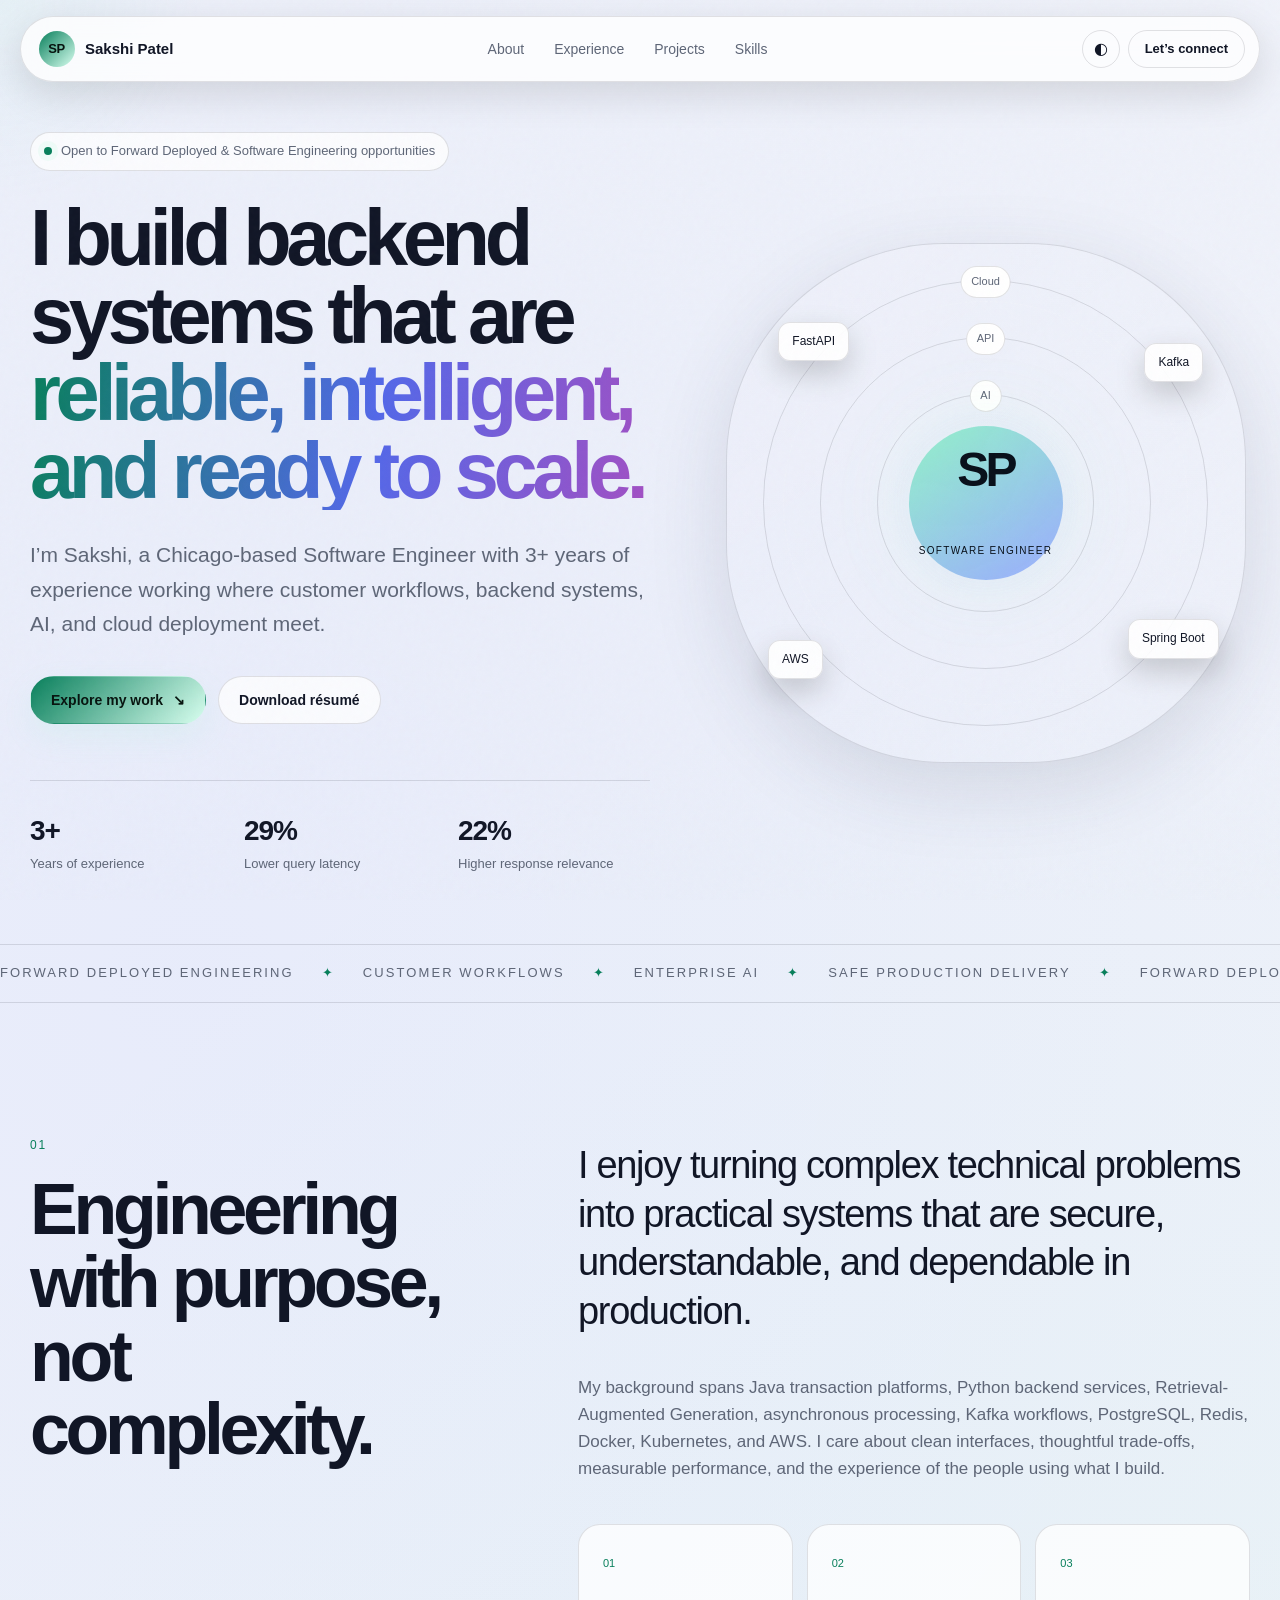
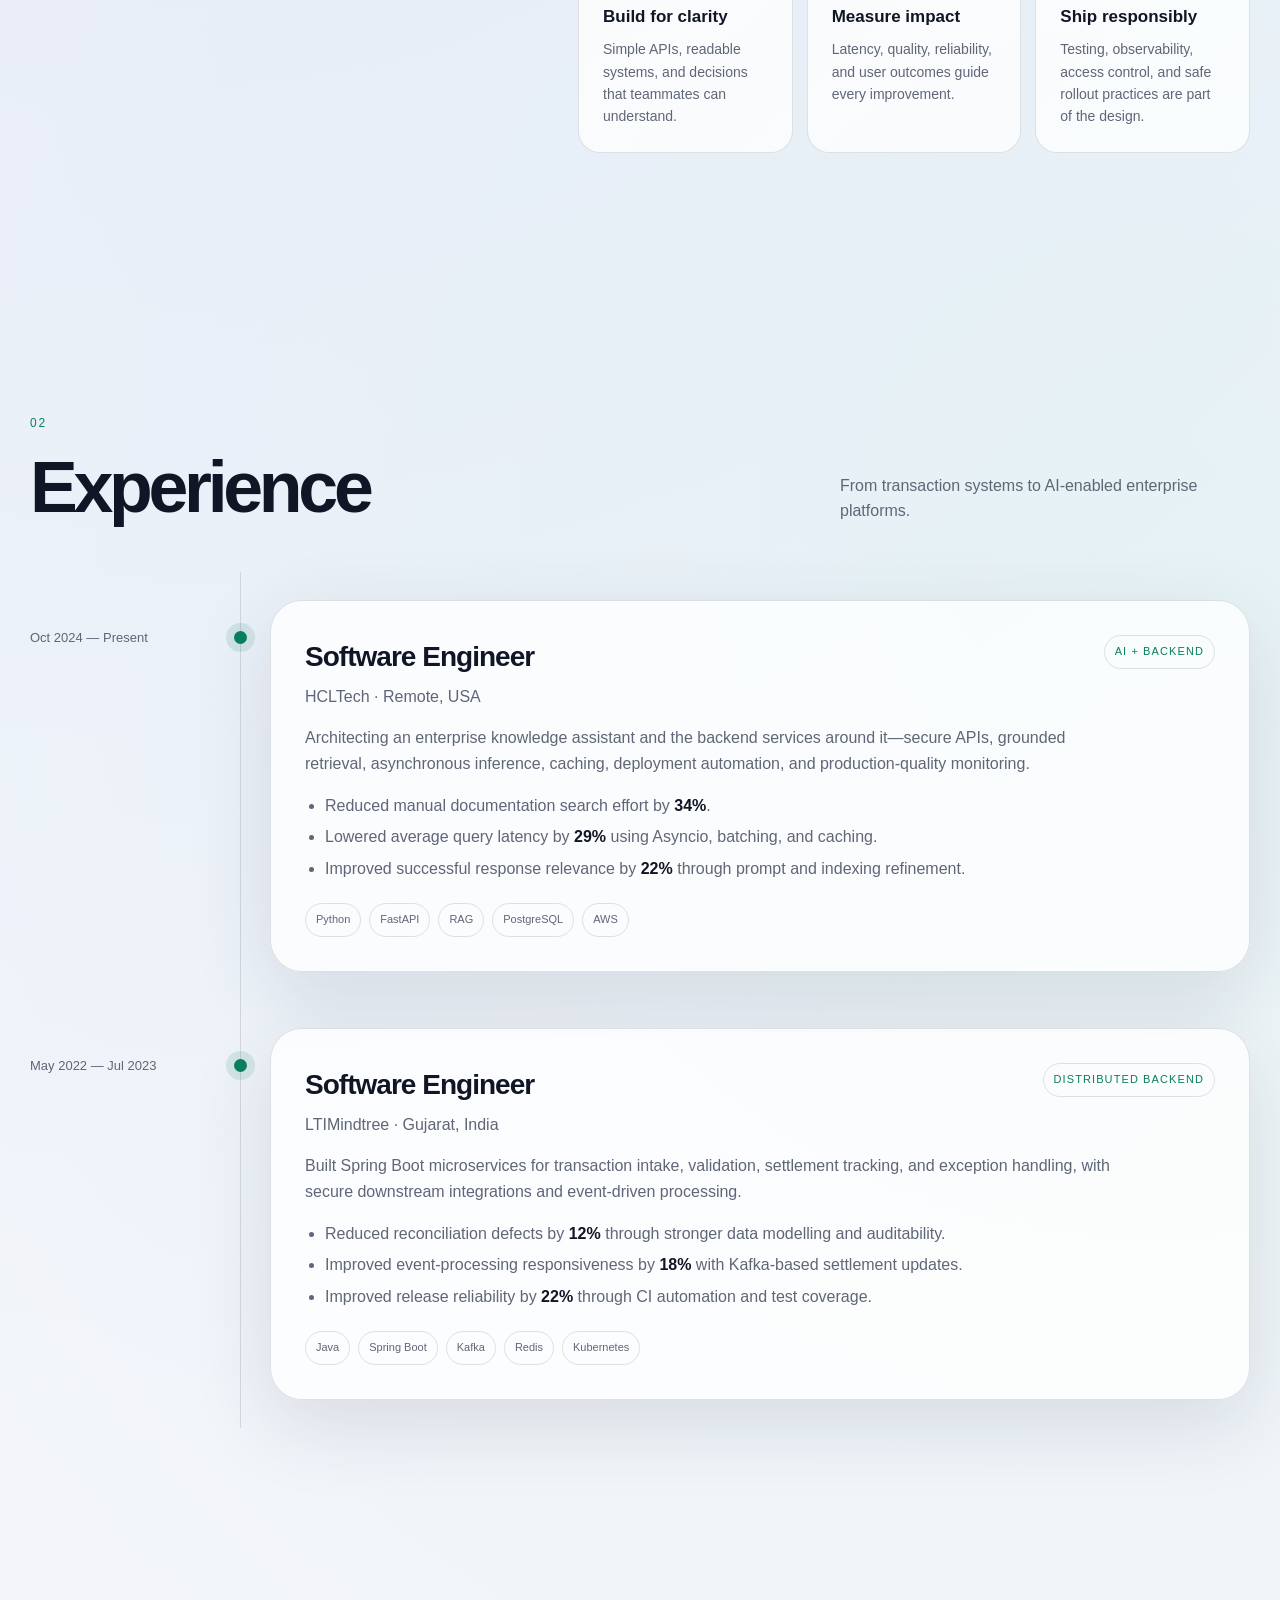
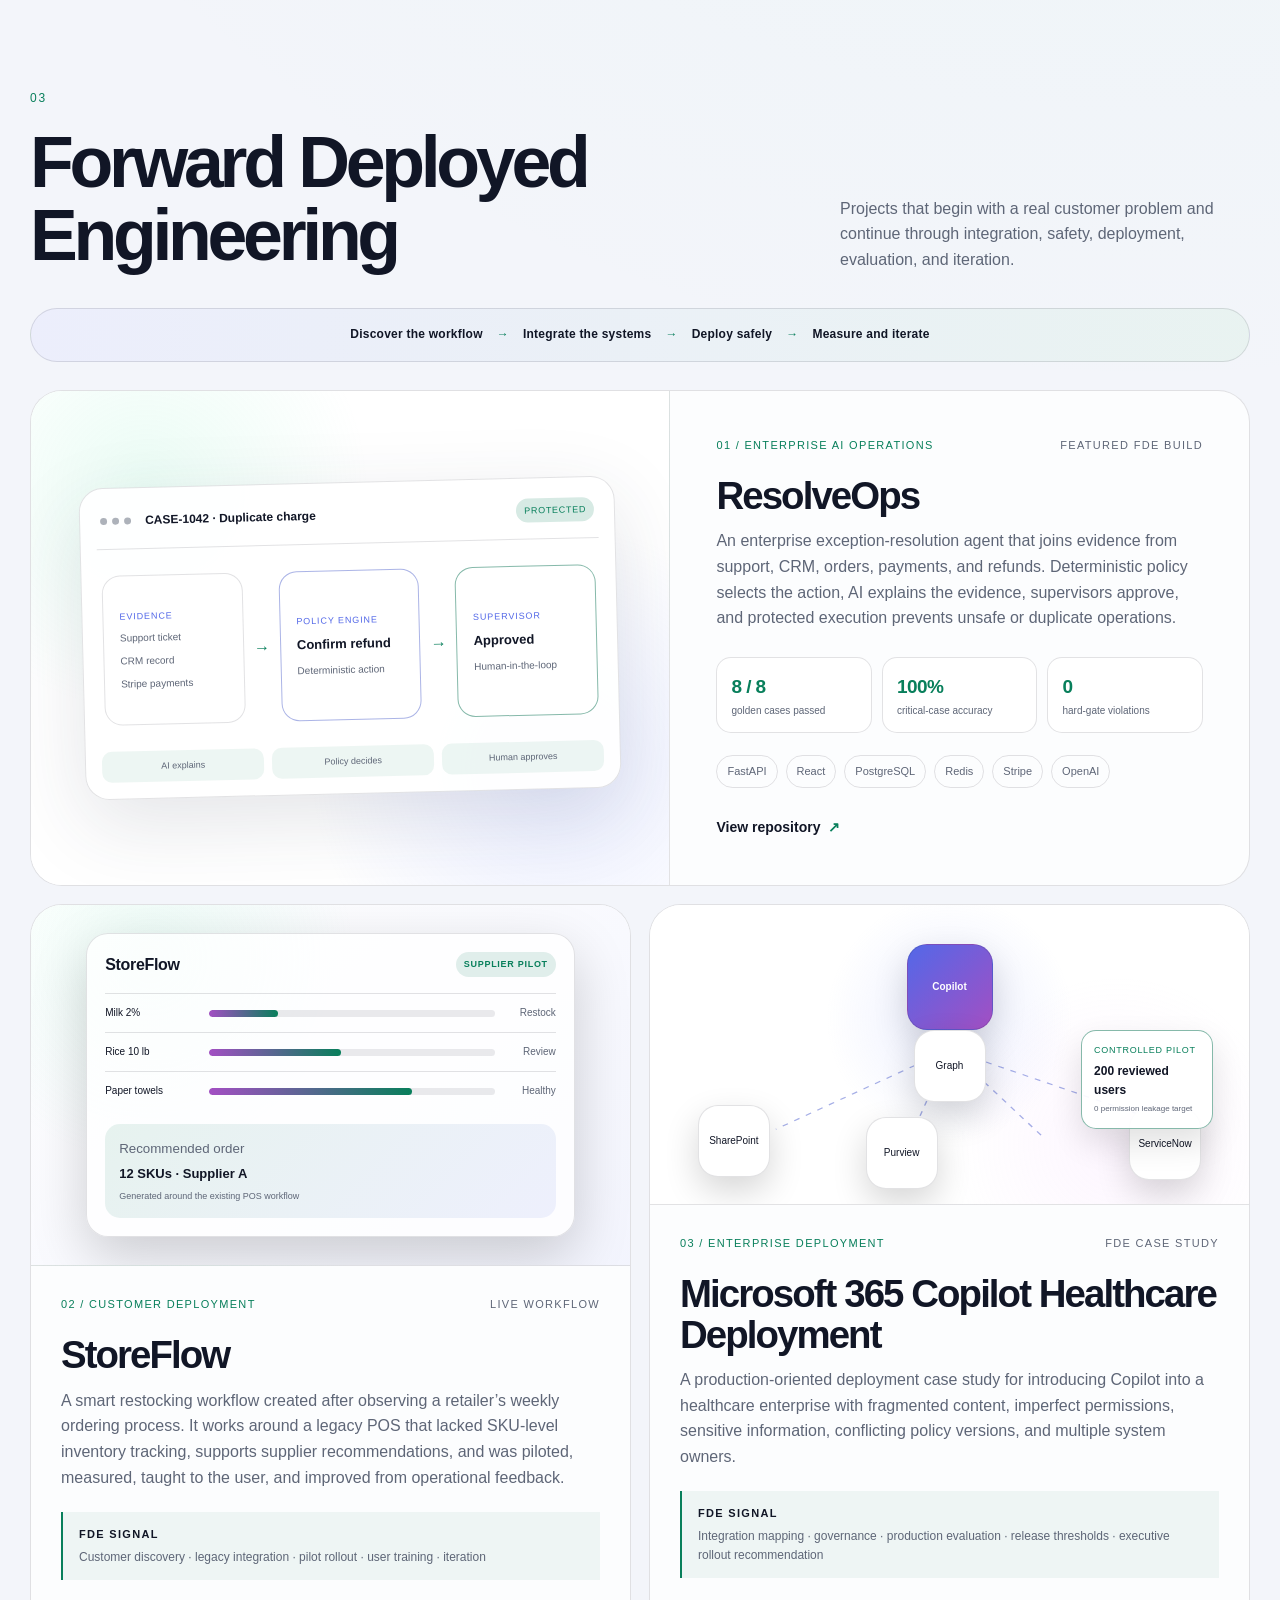
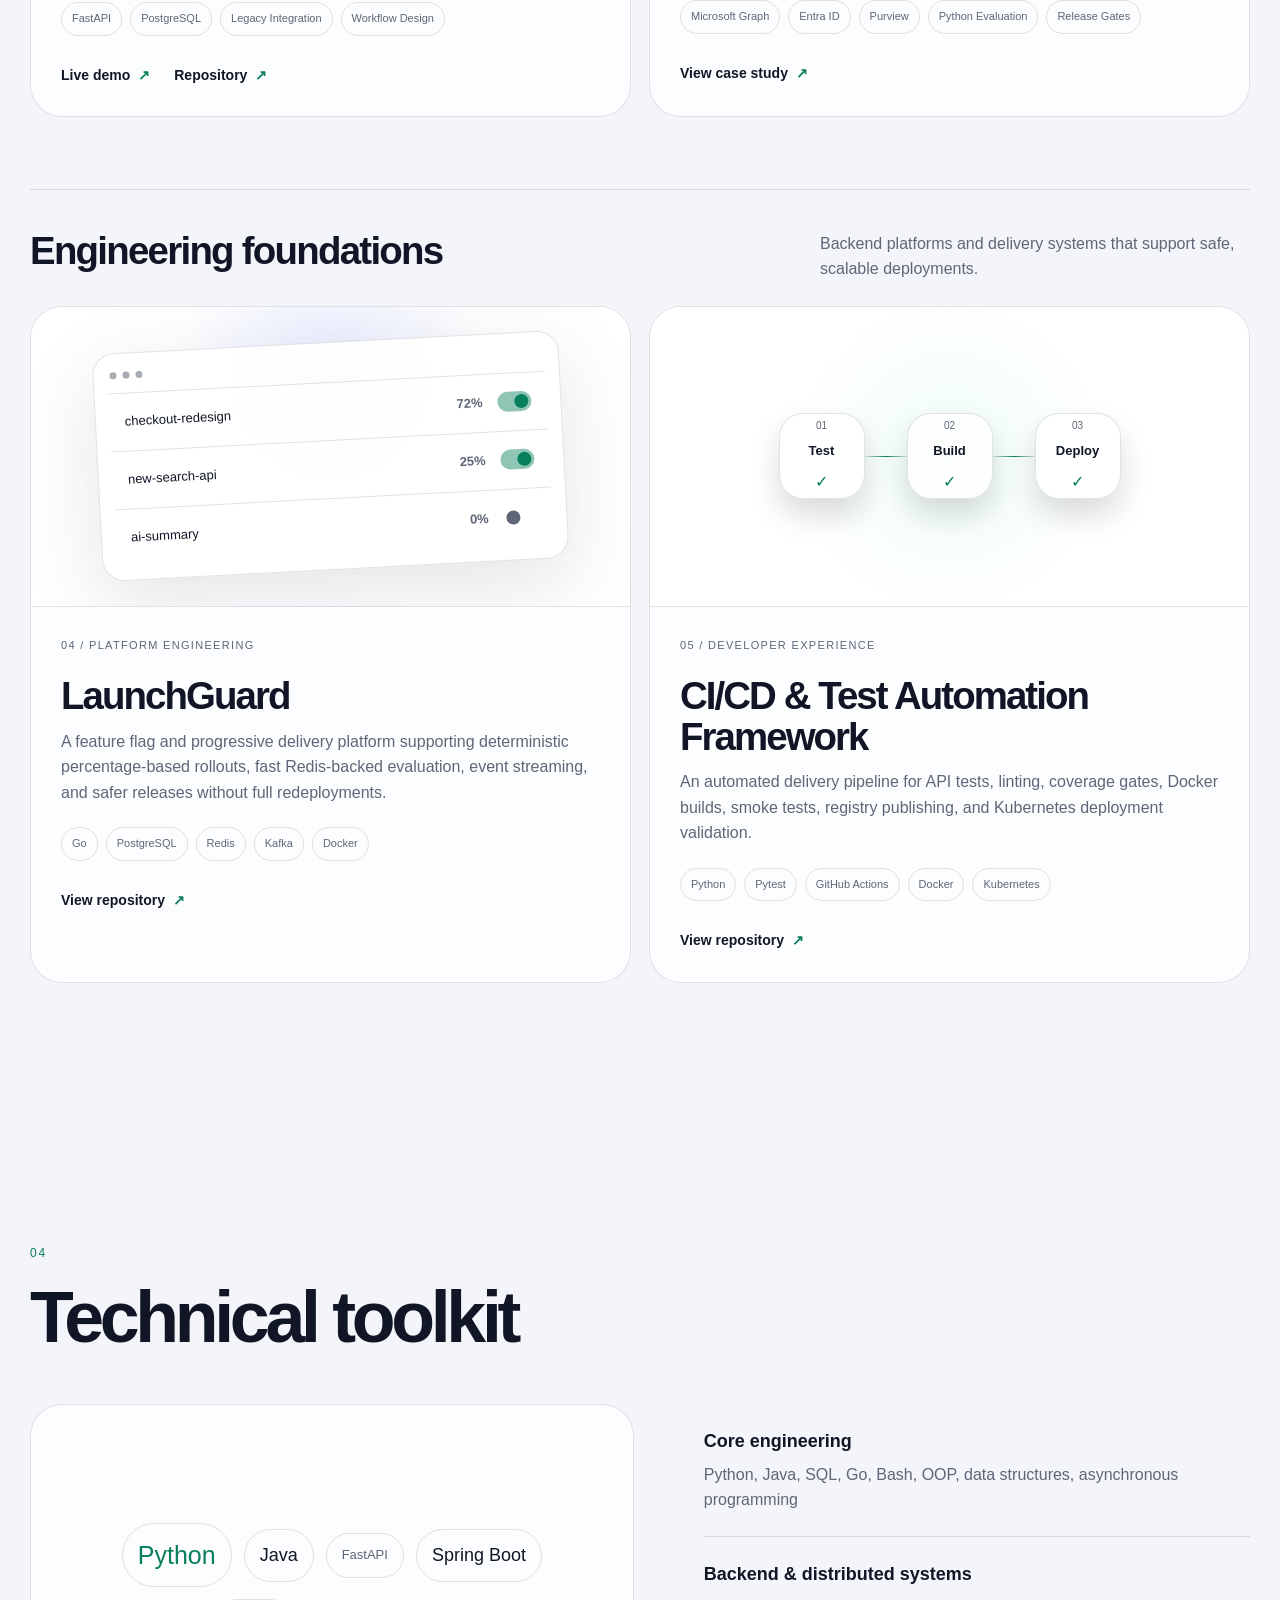
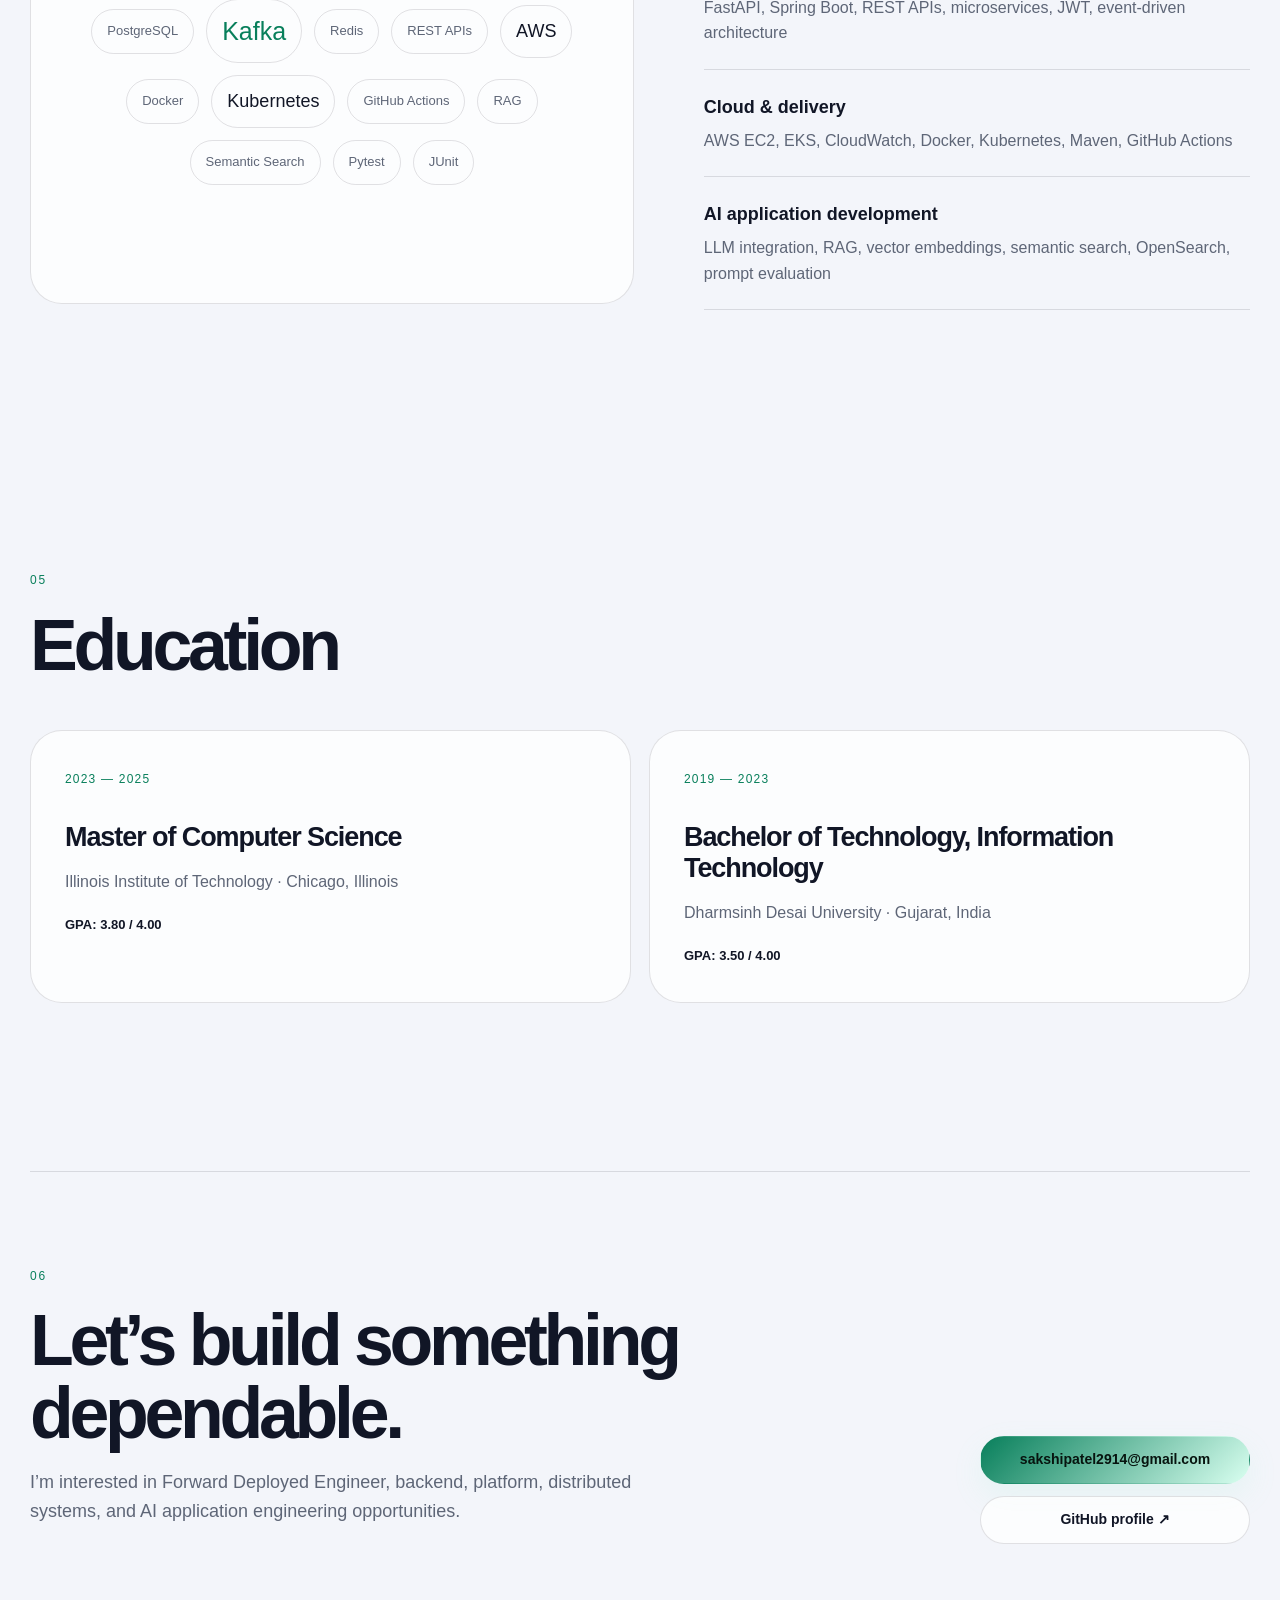
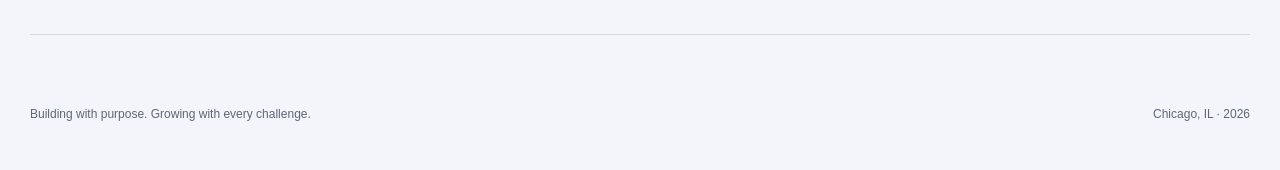
<file: index.html>
<!DOCTYPE html>
<html lang="en">
<head>
  <meta charset="UTF-8" />
  <meta name="viewport" content="width=device-width, initial-scale=1.0" />
  <meta name="description" content="Portfolio of Sakshi Patel — Software Engineer building reliable backend systems, AI-powered applications, and cloud-native platforms." />
  <meta name="theme-color" content="#0b1020" />
  <title>Sakshi Patel | Software Engineer</title>
  <link rel="icon" href="assets/favicon.svg" type="image/svg+xml" />
  <link rel="stylesheet" href="styles.css" />
</head>
<body>
  <div class="noise" aria-hidden="true"></div>
  <div class="cursor-glow" aria-hidden="true"></div>

  <header class="site-header">
    <a class="brand" href="#top" aria-label="Sakshi Patel home">
      <span class="brand-mark">SP</span>
      <span class="brand-text">Sakshi Patel</span>
    </a>

    <nav class="desktop-nav" aria-label="Primary navigation">
      <a href="#about">About</a>
      <a href="#experience">Experience</a>
      <a href="#projects">Projects</a>
      <a href="#skills">Skills</a>
    </nav>

    <div class="header-actions">
      <button class="theme-toggle" type="button" aria-label="Switch theme" title="Switch theme">
        <span aria-hidden="true">◐</span>
      </button>
      <a class="button button-small button-ghost" href="#contact">Let’s connect</a>
      <button class="menu-toggle" type="button" aria-label="Open menu" aria-expanded="false">
        <span></span><span></span>
      </button>
    </div>
  </header>

  <div class="mobile-menu" aria-hidden="true">
    <a href="#about">About</a>
    <a href="#experience">Experience</a>
    <a href="#projects">Projects</a>
    <a href="#skills">Skills</a>
    <a href="#contact">Contact</a>
  </div>

  <main id="top">
    <section class="hero section-shell">
      <div class="hero-copy reveal">
        <div class="eyebrow"><span class="status-dot"></span> Open to Forward Deployed & Software Engineering opportunities</div>
        <h1>
          I build backend systems that are
          <span class="gradient-text">reliable, intelligent, and ready to scale.</span>
        </h1>
        <p class="hero-intro">
          I’m Sakshi, a Chicago-based Software Engineer with 3+ years of experience working where customer workflows, backend systems, AI, and cloud deployment meet.
        </p>
        <div class="hero-actions">
          <a class="button button-primary" href="#projects">Explore my work <span aria-hidden="true">↘</span></a>
          <a class="button button-secondary" href="assets/Sakshi_Patel_Resume.pdf" download>Download résumé</a>
        </div>
        <div class="hero-meta">
          <div><strong>3+</strong><span>Years of experience</span></div>
          <div><strong>29%</strong><span>Lower query latency</span></div>
          <div><strong>22%</strong><span>Higher response relevance</span></div>
        </div>
      </div>

      <div class="hero-visual reveal" aria-label="Abstract representation of Sakshi's technical focus">
        <div class="orbit-card">
          <div class="orbit orbit-one"><span>API</span></div>
          <div class="orbit orbit-two"><span>AI</span></div>
          <div class="orbit orbit-three"><span>Cloud</span></div>
          <div class="core">
            <span class="core-initials">SP</span>
            <small>Software Engineer</small>
          </div>
          <div class="floating-chip chip-one">FastAPI</div>
          <div class="floating-chip chip-two">Kafka</div>
          <div class="floating-chip chip-three">AWS</div>
          <div class="floating-chip chip-four">Spring Boot</div>
        </div>
      </div>
    </section>

    <section class="marquee" aria-label="Technical strengths">
      <div class="marquee-track">
        <span>FORWARD DEPLOYED ENGINEERING</span><i>✦</i><span>CUSTOMER WORKFLOWS</span><i>✦</i><span>ENTERPRISE AI</span><i>✦</i><span>SAFE PRODUCTION DELIVERY</span><i>✦</i><span>FORWARD DEPLOYED ENGINEERING</span><i>✦</i><span>CUSTOMER WORKFLOWS</span><i>✦</i><span>ENTERPRISE AI</span><i>✦</i><span>SAFE PRODUCTION DELIVERY</span>
      </div>
    </section>

    <section id="about" class="section section-shell about-grid">
      <div class="section-heading reveal">
        <span class="section-number">01</span>
        <h2>Engineering with purpose, not complexity.</h2>
      </div>
      <div class="about-copy reveal">
        <p class="lead">
          I enjoy turning complex technical problems into practical systems that are secure, understandable, and dependable in production.
        </p>
        <p>
          My background spans Java transaction platforms, Python backend services, Retrieval-Augmented Generation, asynchronous processing, Kafka workflows, PostgreSQL, Redis, Docker, Kubernetes, and AWS. I care about clean interfaces, thoughtful trade-offs, measurable performance, and the experience of the people using what I build.
        </p>
        <div class="principles">
          <article>
            <span>01</span>
            <h3>Build for clarity</h3>
            <p>Simple APIs, readable systems, and decisions that teammates can understand.</p>
          </article>
          <article>
            <span>02</span>
            <h3>Measure impact</h3>
            <p>Latency, quality, reliability, and user outcomes guide every improvement.</p>
          </article>
          <article>
            <span>03</span>
            <h3>Ship responsibly</h3>
            <p>Testing, observability, access control, and safe rollout practices are part of the design.</p>
          </article>
        </div>
      </div>
    </section>

    <section id="experience" class="section section-shell">
      <div class="section-heading horizontal reveal">
        <div>
          <span class="section-number">02</span>
          <h2>Experience</h2>
        </div>
        <p>From transaction systems to AI-enabled enterprise platforms.</p>
      </div>

      <div class="timeline">
        <article class="timeline-item reveal">
          <div class="timeline-date">Oct 2024 — Present</div>
          <div class="timeline-node" aria-hidden="true"></div>
          <div class="timeline-card">
            <div class="role-header">
              <div>
                <h3>Software Engineer</h3>
                <p>HCLTech · Remote, USA</p>
              </div>
              <span class="role-type">AI + Backend</span>
            </div>
            <p>
              Architecting an enterprise knowledge assistant and the backend services around it—secure APIs, grounded retrieval, asynchronous inference, caching, deployment automation, and production-quality monitoring.
            </p>
            <ul class="impact-list">
              <li>Reduced manual documentation search effort by <strong>34%</strong>.</li>
              <li>Lowered average query latency by <strong>29%</strong> using Asyncio, batching, and caching.</li>
              <li>Improved successful response relevance by <strong>22%</strong> through prompt and indexing refinement.</li>
            </ul>
            <div class="tags"><span>Python</span><span>FastAPI</span><span>RAG</span><span>PostgreSQL</span><span>AWS</span></div>
          </div>
        </article>

        <article class="timeline-item reveal">
          <div class="timeline-date">May 2022 — Jul 2023</div>
          <div class="timeline-node" aria-hidden="true"></div>
          <div class="timeline-card">
            <div class="role-header">
              <div>
                <h3>Software Engineer</h3>
                <p>LTIMindtree · Gujarat, India</p>
              </div>
              <span class="role-type">Distributed Backend</span>
            </div>
            <p>
              Built Spring Boot microservices for transaction intake, validation, settlement tracking, and exception handling, with secure downstream integrations and event-driven processing.
            </p>
            <ul class="impact-list">
              <li>Reduced reconciliation defects by <strong>12%</strong> through stronger data modelling and auditability.</li>
              <li>Improved event-processing responsiveness by <strong>18%</strong> with Kafka-based settlement updates.</li>
              <li>Improved release reliability by <strong>22%</strong> through CI automation and test coverage.</li>
            </ul>
            <div class="tags"><span>Java</span><span>Spring Boot</span><span>Kafka</span><span>Redis</span><span>Kubernetes</span></div>
          </div>
        </article>
      </div>
    </section>

    <section id="projects" class="section section-shell">
      <div class="section-heading horizontal reveal">
        <div>
          <span class="section-number">03</span>
          <h2>Forward Deployed Engineering</h2>
        </div>
        <p>Projects that begin with a real customer problem and continue through integration, safety, deployment, evaluation, and iteration.</p>
      </div>

      <div class="fde-strip reveal" aria-label="Forward deployed engineering approach">
        <span>Discover the workflow</span><i>→</i><span>Integrate the systems</span><i>→</i><span>Deploy safely</span><i>→</i><span>Measure and iterate</span>
      </div>

      <div class="project-grid">
        <article class="project-card featured reveal">
          <div class="project-visual resolveops-visual" aria-hidden="true">
            <div class="ops-console">
              <div class="ops-header">
                <div><span></span><span></span><span></span></div>
                <b>CASE-1042 · Duplicate charge</b>
                <em>Protected</em>
              </div>
              <div class="ops-flow">
                <div class="ops-column">
                  <small>Evidence</small>
                  <span>Support ticket</span>
                  <span>CRM record</span>
                  <span>Stripe payments</span>
                </div>
                <div class="ops-arrow">→</div>
                <div class="ops-column policy">
                  <small>Policy engine</small>
                  <strong>Confirm refund</strong>
                  <span>Deterministic action</span>
                </div>
                <div class="ops-arrow">→</div>
                <div class="ops-column approval">
                  <small>Supervisor</small>
                  <strong>Approved</strong>
                  <span>Human-in-the-loop</span>
                </div>
              </div>
              <div class="ops-safety"><span>AI explains</span><span>Policy decides</span><span>Human approves</span></div>
            </div>
          </div>
          <div class="project-content">
            <div class="project-topline"><span>01 / Enterprise AI Operations</span><span>Featured FDE Build</span></div>
            <h3>ResolveOps</h3>
            <p>An enterprise exception-resolution agent that joins evidence from support, CRM, orders, payments, and refunds. Deterministic policy selects the action, AI explains the evidence, supervisors approve, and protected execution prevents unsafe or duplicate operations.</p>
            <ul class="project-metrics">
              <li><strong>8 / 8</strong><span>golden cases passed</span></li>
              <li><strong>100%</strong><span>critical-case accuracy</span></li>
              <li><strong>0</strong><span>hard-gate violations</span></li>
            </ul>
            <div class="tags"><span>FastAPI</span><span>React</span><span>PostgreSQL</span><span>Redis</span><span>Stripe</span><span>OpenAI</span></div>
            <div class="project-links">
              <a class="text-link" href="https://github.com/sakshipatel29/resolveops-enterprise-agent" target="_blank" rel="noreferrer">View repository <span>↗</span></a>
            </div>
          </div>
        </article>

        <article class="project-card reveal">
          <div class="project-visual storeflow-visual" aria-hidden="true">
            <div class="inventory-console">
              <div class="inventory-title"><span>StoreFlow</span><b>Supplier pilot</b></div>
              <div class="inventory-row"><span>Milk 2%</span><i><b style="width:24%"></b></i><em>Restock</em></div>
              <div class="inventory-row"><span>Rice 10 lb</span><i><b style="width:46%"></b></i><em>Review</em></div>
              <div class="inventory-row"><span>Paper towels</span><i><b style="width:71%"></b></i><em>Healthy</em></div>
              <div class="order-card"><small>Recommended order</small><strong>12 SKUs · Supplier A</strong><span>Generated around the existing POS workflow</span></div>
            </div>
          </div>
          <div class="project-content">
            <div class="project-topline"><span>02 / Customer Deployment</span><span>Live Workflow</span></div>
            <h3>StoreFlow</h3>
            <p>A smart restocking workflow created after observing a retailer’s weekly ordering process. It works around a legacy POS that lacked SKU-level inventory tracking, supports supplier recommendations, and was piloted, measured, taught to the user, and improved from operational feedback.</p>
            <div class="fde-signal"><b>FDE signal</b><span>Customer discovery · legacy integration · pilot rollout · user training · iteration</span></div>
            <div class="tags"><span>FastAPI</span><span>PostgreSQL</span><span>Legacy Integration</span><span>Workflow Design</span></div>
            <div class="project-links">
              <a class="text-link" href="https://storeflow-smart-restocking-workflow.onrender.com/" target="_blank" rel="noreferrer">Live demo <span>↗</span></a>
              <a class="text-link" href="https://github.com/sakshipatel29/StoreFlow---Smart-Restocking-Workflow" target="_blank" rel="noreferrer">Repository <span>↗</span></a>
            </div>
          </div>
        </article>

        <article class="project-card reveal">
          <div class="project-visual copilot-visual" aria-hidden="true">
            <div class="deployment-map">
              <div class="map-node copilot-node">Copilot</div>
              <div class="map-node graph-node">Graph</div>
              <div class="map-node sharepoint-node">SharePoint</div>
              <div class="map-node purview-node">Purview</div>
              <div class="map-node servicenow-node">ServiceNow</div>
              <svg viewBox="0 0 500 300" preserveAspectRatio="none">
                <path d="M250 75 L250 145"/><path d="M250 145 L105 225"/><path d="M250 145 L215 240"/><path d="M250 145 L330 235"/><path d="M250 145 L420 215"/>
              </svg>
              <div class="release-gate"><span>Controlled pilot</span><strong>200 reviewed users</strong><small>0 permission leakage target</small></div>
            </div>
          </div>
          <div class="project-content">
            <div class="project-topline"><span>03 / Enterprise Deployment</span><span>FDE Case Study</span></div>
            <h3>Microsoft 365 Copilot Healthcare Deployment</h3>
            <p>A production-oriented deployment case study for introducing Copilot into a healthcare enterprise with fragmented content, imperfect permissions, sensitive information, conflicting policy versions, and multiple system owners.</p>
            <div class="fde-signal"><b>FDE signal</b><span>Integration mapping · governance · production evaluation · release thresholds · executive rollout recommendation</span></div>
            <div class="tags"><span>Microsoft Graph</span><span>Entra ID</span><span>Purview</span><span>Python Evaluation</span><span>Release Gates</span></div>
            <div class="project-links">
              <a class="text-link" href="https://github.com/sakshipatel29/microsoft-365-copilot-healthcare-deployment" target="_blank" rel="noreferrer">View case study <span>↗</span></a>
            </div>
          </div>
        </article>
      </div>

      <div class="project-subsection reveal">
        <span>Engineering foundations</span>
        <p>Backend platforms and delivery systems that support safe, scalable deployments.</p>
      </div>

      <div class="project-grid foundation-grid">
        <article class="project-card reveal">
          <div class="project-visual launchguard-visual" aria-hidden="true">
            <div class="flag-panel">
              <div class="mini-header"><span></span><span></span><span></span></div>
              <div class="flag-row"><span>checkout-redesign</span><b>72%</b><i class="toggle on"></i></div>
              <div class="flag-row"><span>new-search-api</span><b>25%</b><i class="toggle on"></i></div>
              <div class="flag-row"><span>ai-summary</span><b>0%</b><i class="toggle"></i></div>
            </div>
          </div>
          <div class="project-content">
            <div class="project-topline"><span>04 / Platform Engineering</span></div>
            <h3>LaunchGuard</h3>
            <p>A feature flag and progressive delivery platform supporting deterministic percentage-based rollouts, fast Redis-backed evaluation, event streaming, and safer releases without full redeployments.</p>
            <div class="tags"><span>Go</span><span>PostgreSQL</span><span>Redis</span><span>Kafka</span><span>Docker</span></div>
            <a class="text-link" href="https://github.com/sakshipatel29/launchguard" target="_blank" rel="noreferrer">View repository <span>↗</span></a>
          </div>
        </article>

        <article class="project-card reveal">
          <div class="project-visual pipeline-visual" aria-hidden="true">
            <div class="pipeline-step"><span>01</span><b>Test</b><i>✓</i></div>
            <div class="pipeline-line"></div>
            <div class="pipeline-step"><span>02</span><b>Build</b><i>✓</i></div>
            <div class="pipeline-line"></div>
            <div class="pipeline-step"><span>03</span><b>Deploy</b><i>✓</i></div>
          </div>
          <div class="project-content">
            <div class="project-topline"><span>05 / Developer Experience</span></div>
            <h3>CI/CD & Test Automation Framework</h3>
            <p>An automated delivery pipeline for API tests, linting, coverage gates, Docker builds, smoke tests, registry publishing, and Kubernetes deployment validation.</p>
            <div class="tags"><span>Python</span><span>Pytest</span><span>GitHub Actions</span><span>Docker</span><span>Kubernetes</span></div>
            <a class="text-link" href="https://github.com/sakshipatel29/cicd-test-automation-framework" target="_blank" rel="noreferrer">View repository <span>↗</span></a>
          </div>
        </article>
      </div>
    </section>

    <section id="skills" class="section section-shell">
      <div class="section-heading reveal">
        <span class="section-number">04</span>
        <h2>Technical toolkit</h2>
      </div>
      <div class="skills-layout">
        <div class="skill-cloud reveal" aria-label="Key technologies">
          <span class="skill-xl">Python</span>
          <span class="skill-lg">Java</span>
          <span>FastAPI</span>
          <span class="skill-lg">Spring Boot</span>
          <span>PostgreSQL</span>
          <span class="skill-xl">Kafka</span>
          <span>Redis</span>
          <span>REST APIs</span>
          <span class="skill-lg">AWS</span>
          <span>Docker</span>
          <span class="skill-lg">Kubernetes</span>
          <span>GitHub Actions</span>
          <span>RAG</span>
          <span>Semantic Search</span>
          <span>Pytest</span>
          <span>JUnit</span>
        </div>
        <div class="skill-groups reveal">
          <article><h3>Core engineering</h3><p>Python, Java, SQL, Go, Bash, OOP, data structures, asynchronous programming</p></article>
          <article><h3>Backend & distributed systems</h3><p>FastAPI, Spring Boot, REST APIs, microservices, JWT, event-driven architecture</p></article>
          <article><h3>Cloud & delivery</h3><p>AWS EC2, EKS, CloudWatch, Docker, Kubernetes, Maven, GitHub Actions</p></article>
          <article><h3>AI application development</h3><p>LLM integration, RAG, vector embeddings, semantic search, OpenSearch, prompt evaluation</p></article>
        </div>
      </div>
    </section>

    <section class="section section-shell education-section">
      <div class="section-heading horizontal reveal">
        <div>
          <span class="section-number">05</span>
          <h2>Education</h2>
        </div>
      </div>
      <div class="education-grid">
        <article class="education-card reveal">
          <span>2023 — 2025</span>
          <h3>Master of Computer Science</h3>
          <p>Illinois Institute of Technology · Chicago, Illinois</p>
          <strong>GPA: 3.80 / 4.00</strong>
        </article>
        <article class="education-card reveal">
          <span>2019 — 2023</span>
          <h3>Bachelor of Technology, Information Technology</h3>
          <p>Dharmsinh Desai University · Gujarat, India</p>
          <strong>GPA: 3.50 / 4.00</strong>
        </article>
      </div>
    </section>

    <section id="contact" class="contact-section section-shell reveal">
      <div>
        <span class="section-number">06</span>
        <h2>Let’s build something dependable.</h2>
        <p>I’m interested in Forward Deployed Engineer, backend, platform, distributed systems, and AI application engineering opportunities.</p>
      </div>
      <div class="contact-actions">
        <a class="button button-primary" href="mailto:sakshipatel2914@gmail.com">sakshipatel2914@gmail.com</a>
        <a class="button button-secondary" href="https://github.com/sakshipatel29" target="_blank" rel="noreferrer">GitHub profile ↗</a>
      </div>
    </section>
  </main>

  <footer class="site-footer section-shell">
    <p>Building with purpose. Growing with every challenge.</p>
    <p>Chicago, IL · <span id="year"></span></p>
  </footer>

  <script src="script.js"></script>
</body>
</html>
</file>
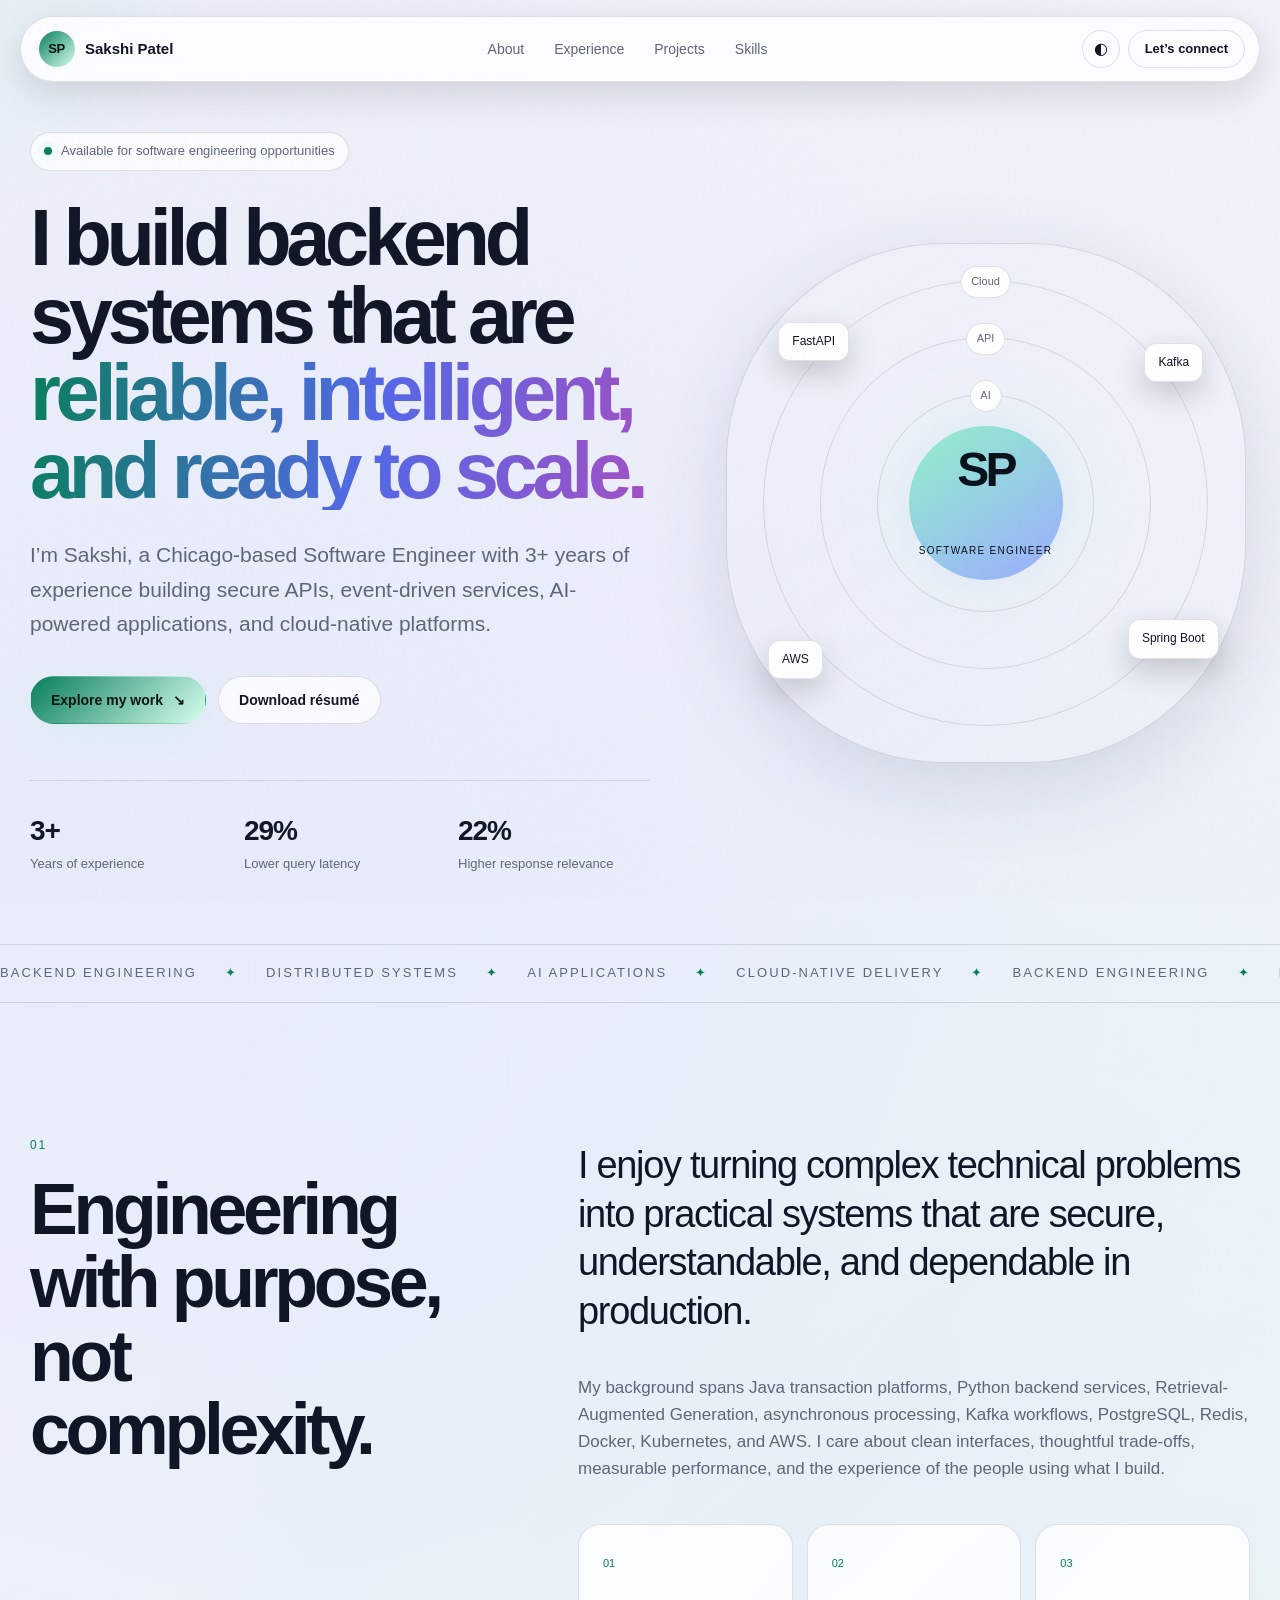
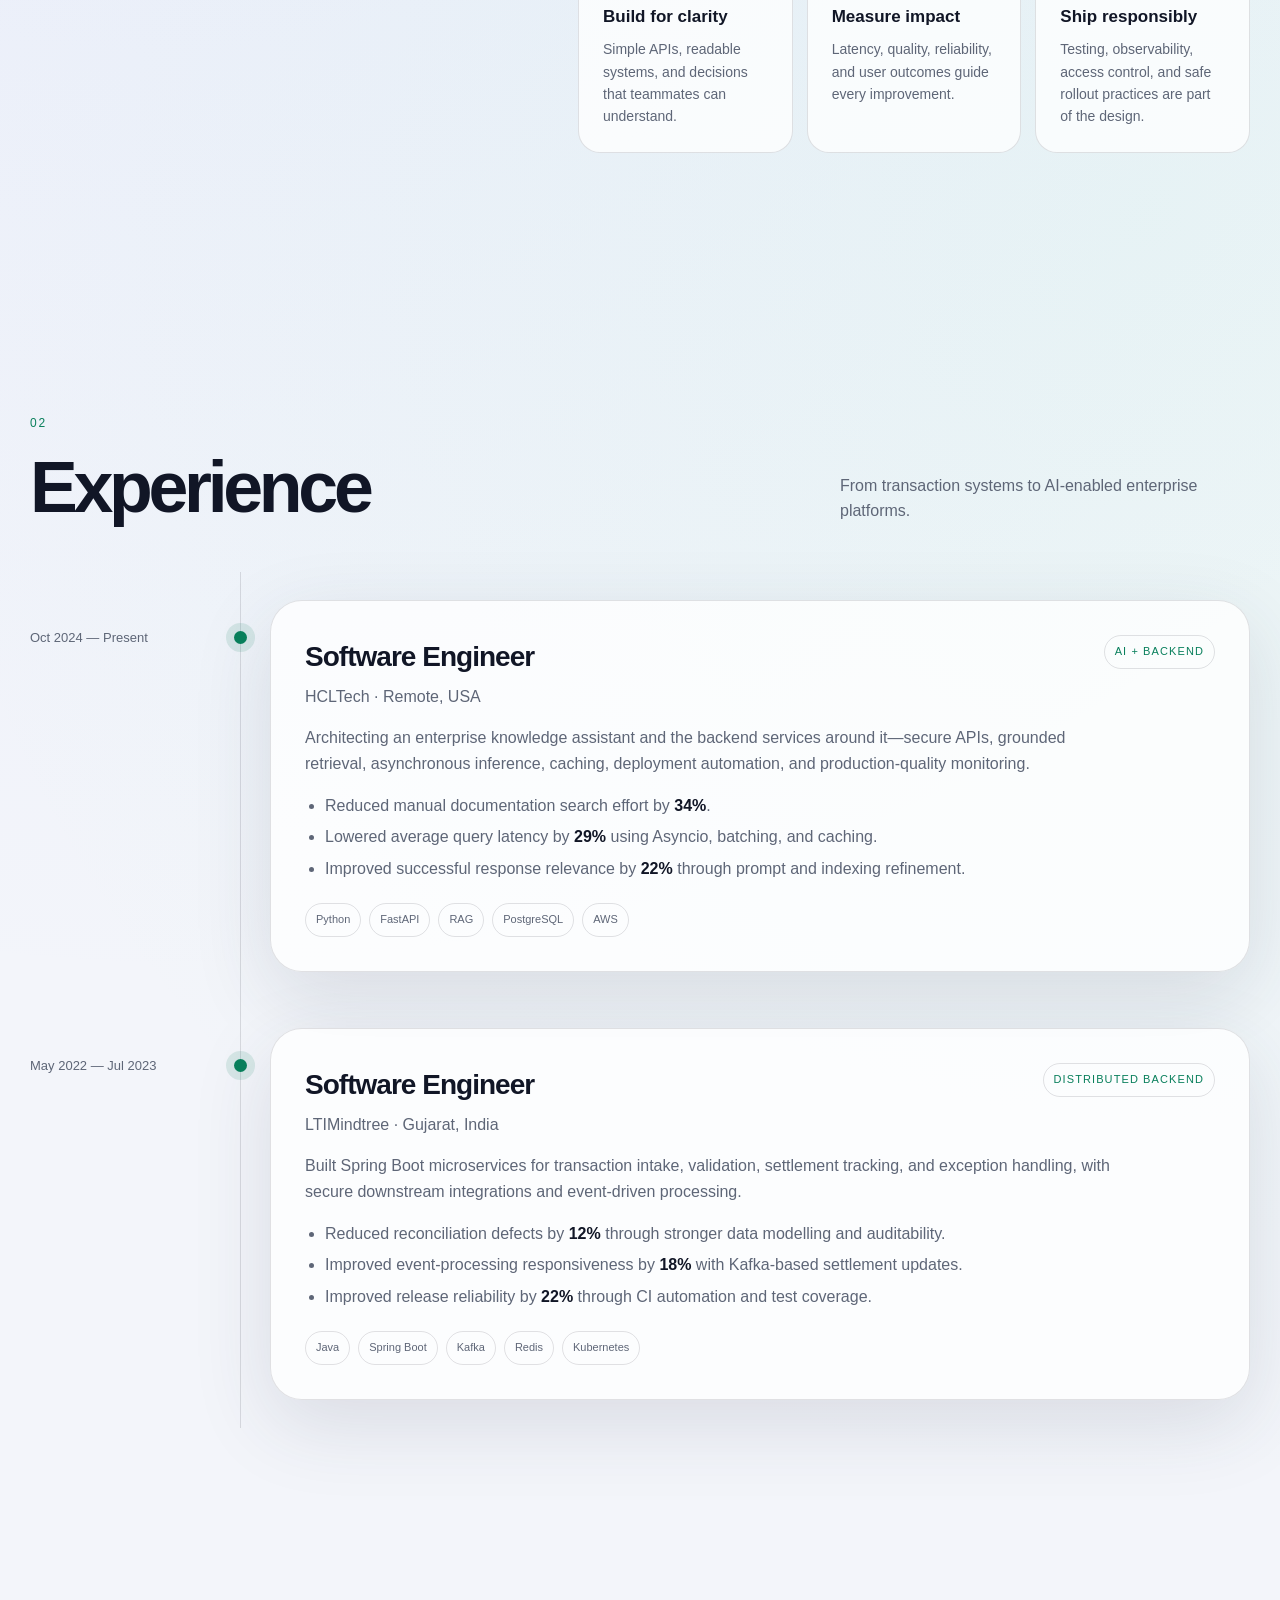
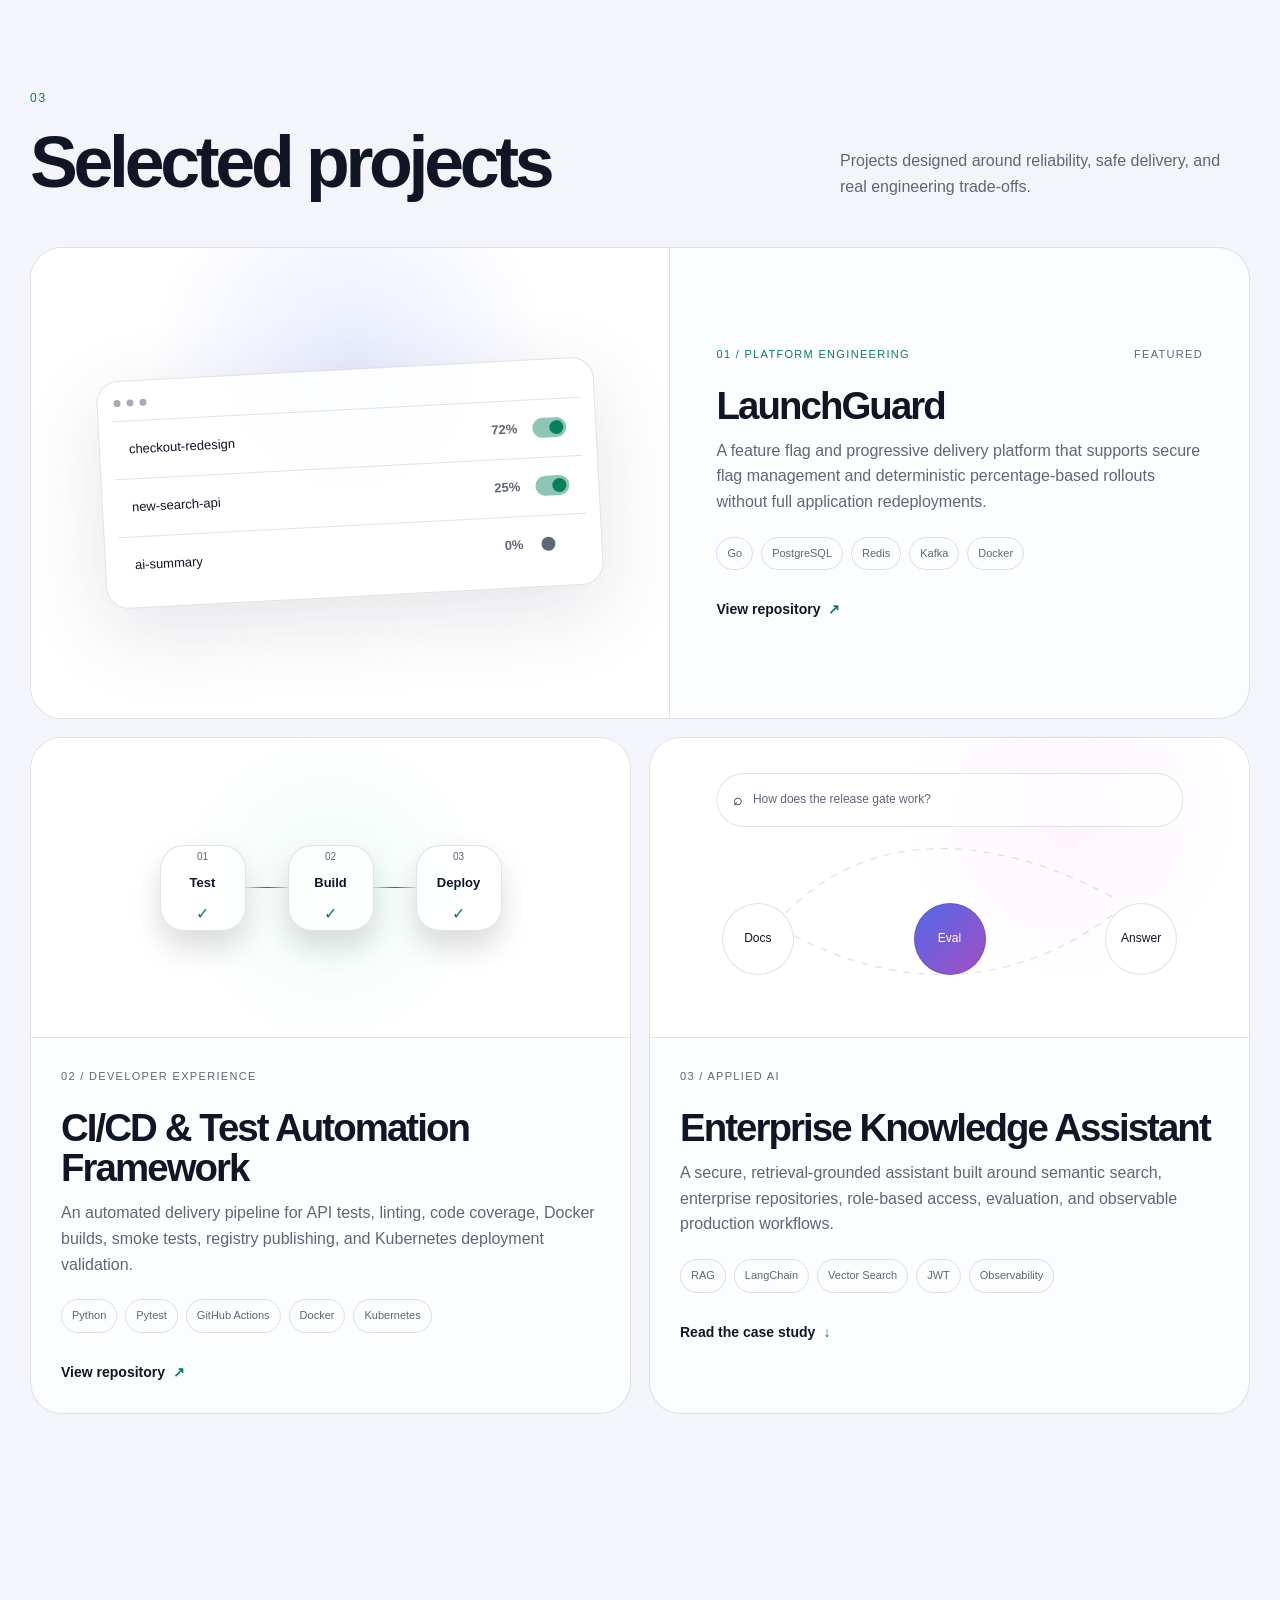
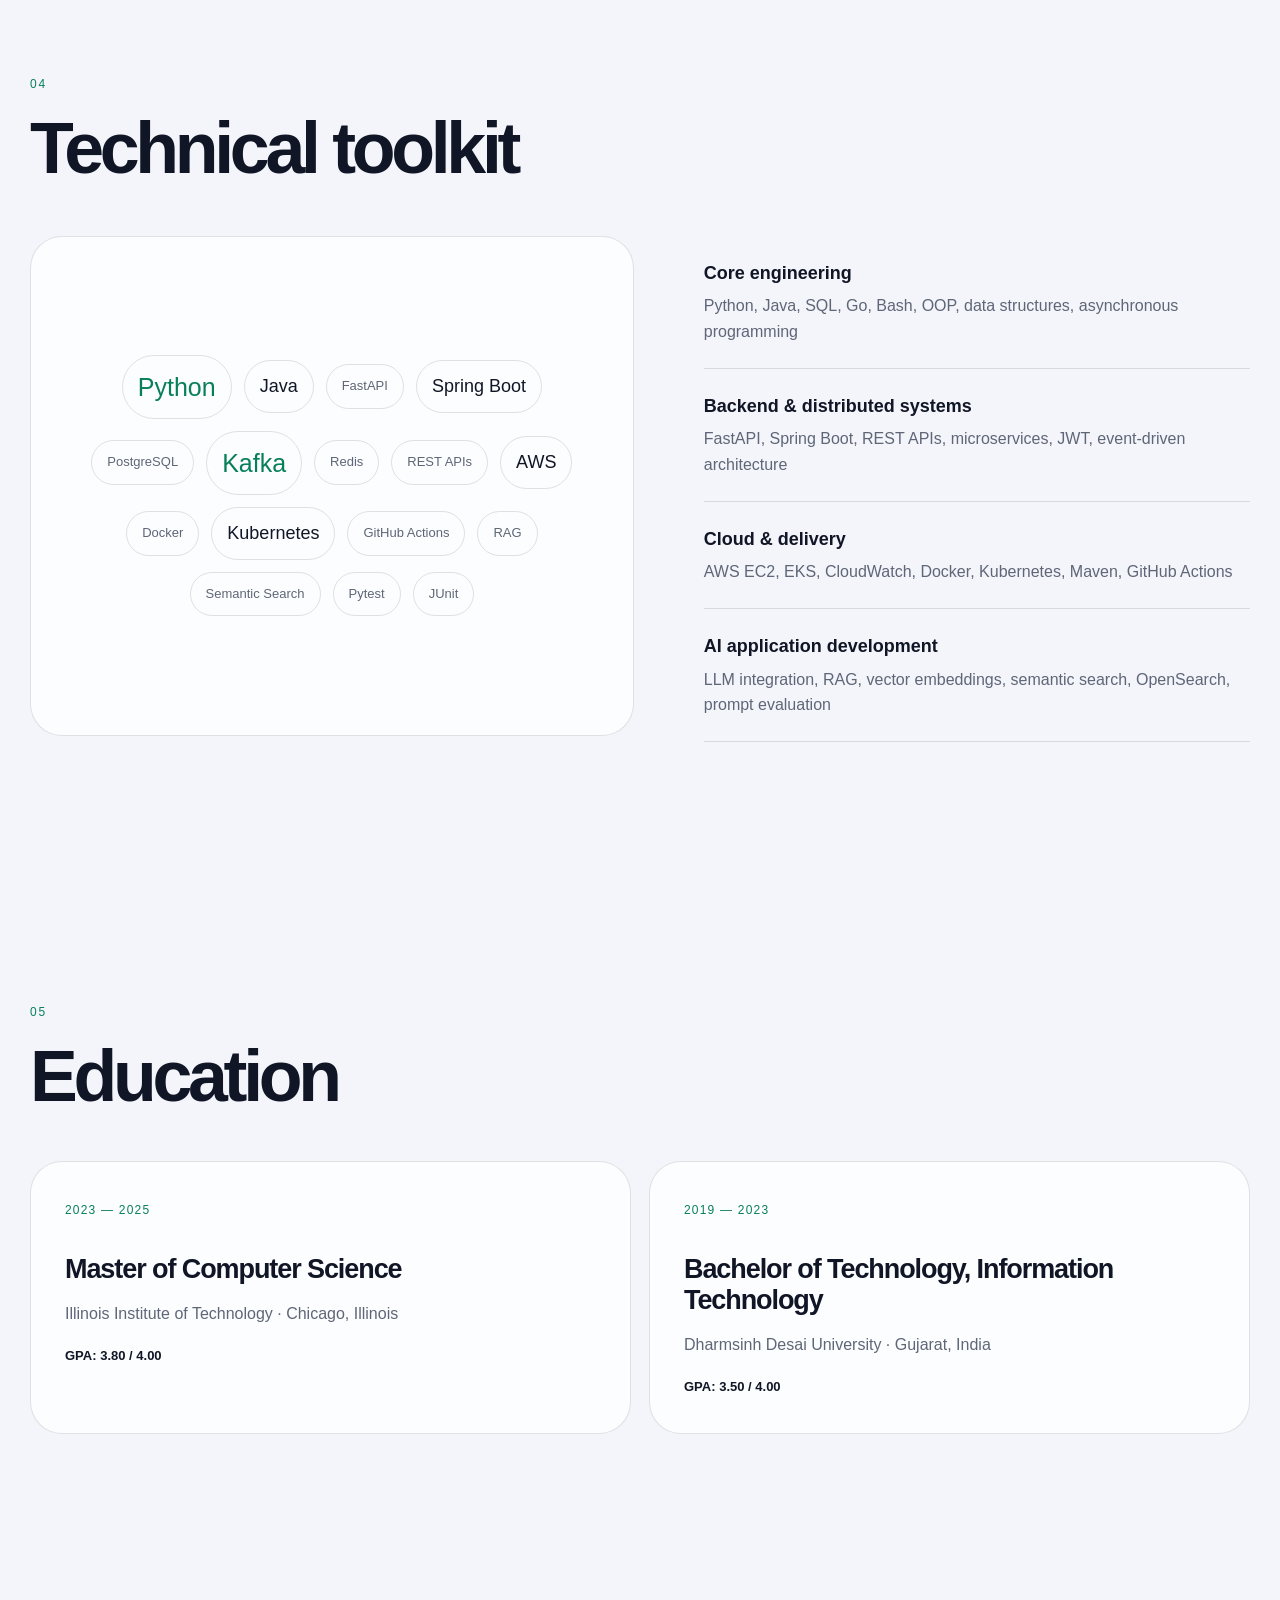
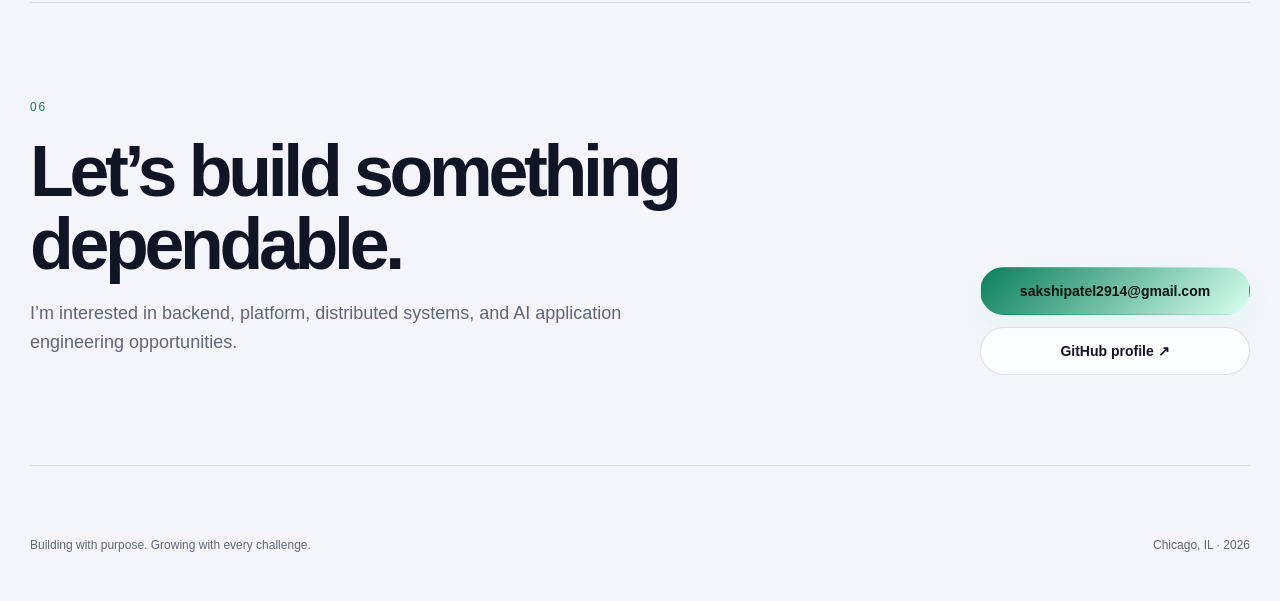
<file: sakshi-portfolio/index.html>
<!DOCTYPE html>
<html lang="en">
<head>
  <meta charset="UTF-8" />
  <meta name="viewport" content="width=device-width, initial-scale=1.0" />
  <meta name="description" content="Portfolio of Sakshi Patel — Software Engineer building reliable backend systems, AI-powered applications, and cloud-native platforms." />
  <meta name="theme-color" content="#0b1020" />
  <title>Sakshi Patel | Software Engineer</title>
  <link rel="icon" href="assets/favicon.svg" type="image/svg+xml" />
  <link rel="stylesheet" href="styles.css" />
</head>
<body>
  <div class="noise" aria-hidden="true"></div>
  <div class="cursor-glow" aria-hidden="true"></div>

  <header class="site-header">
    <a class="brand" href="#top" aria-label="Sakshi Patel home">
      <span class="brand-mark">SP</span>
      <span class="brand-text">Sakshi Patel</span>
    </a>

    <nav class="desktop-nav" aria-label="Primary navigation">
      <a href="#about">About</a>
      <a href="#experience">Experience</a>
      <a href="#projects">Projects</a>
      <a href="#skills">Skills</a>
    </nav>

    <div class="header-actions">
      <button class="theme-toggle" type="button" aria-label="Switch theme" title="Switch theme">
        <span aria-hidden="true">◐</span>
      </button>
      <a class="button button-small button-ghost" href="#contact">Let’s connect</a>
      <button class="menu-toggle" type="button" aria-label="Open menu" aria-expanded="false">
        <span></span><span></span>
      </button>
    </div>
  </header>

  <div class="mobile-menu" aria-hidden="true">
    <a href="#about">About</a>
    <a href="#experience">Experience</a>
    <a href="#projects">Projects</a>
    <a href="#skills">Skills</a>
    <a href="#contact">Contact</a>
  </div>

  <main id="top">
    <section class="hero section-shell">
      <div class="hero-copy reveal">
        <div class="eyebrow"><span class="status-dot"></span> Available for software engineering opportunities</div>
        <h1>
          I build backend systems that are
          <span class="gradient-text">reliable, intelligent, and ready to scale.</span>
        </h1>
        <p class="hero-intro">
          I’m Sakshi, a Chicago-based Software Engineer with 3+ years of experience building secure APIs, event-driven services, AI-powered applications, and cloud-native platforms.
        </p>
        <div class="hero-actions">
          <a class="button button-primary" href="#projects">Explore my work <span aria-hidden="true">↘</span></a>
          <a class="button button-secondary" href="assets/Sakshi_Patel_Resume.pdf" download>Download résumé</a>
        </div>
        <div class="hero-meta">
          <div><strong>3+</strong><span>Years of experience</span></div>
          <div><strong>29%</strong><span>Lower query latency</span></div>
          <div><strong>22%</strong><span>Higher response relevance</span></div>
        </div>
      </div>

      <div class="hero-visual reveal" aria-label="Abstract representation of Sakshi's technical focus">
        <div class="orbit-card">
          <div class="orbit orbit-one"><span>API</span></div>
          <div class="orbit orbit-two"><span>AI</span></div>
          <div class="orbit orbit-three"><span>Cloud</span></div>
          <div class="core">
            <span class="core-initials">SP</span>
            <small>Software Engineer</small>
          </div>
          <div class="floating-chip chip-one">FastAPI</div>
          <div class="floating-chip chip-two">Kafka</div>
          <div class="floating-chip chip-three">AWS</div>
          <div class="floating-chip chip-four">Spring Boot</div>
        </div>
      </div>
    </section>

    <section class="marquee" aria-label="Technical strengths">
      <div class="marquee-track">
        <span>BACKEND ENGINEERING</span><i>✦</i><span>DISTRIBUTED SYSTEMS</span><i>✦</i><span>AI APPLICATIONS</span><i>✦</i><span>CLOUD-NATIVE DELIVERY</span><i>✦</i><span>BACKEND ENGINEERING</span><i>✦</i><span>DISTRIBUTED SYSTEMS</span><i>✦</i><span>AI APPLICATIONS</span><i>✦</i><span>CLOUD-NATIVE DELIVERY</span>
      </div>
    </section>

    <section id="about" class="section section-shell about-grid">
      <div class="section-heading reveal">
        <span class="section-number">01</span>
        <h2>Engineering with purpose, not complexity.</h2>
      </div>
      <div class="about-copy reveal">
        <p class="lead">
          I enjoy turning complex technical problems into practical systems that are secure, understandable, and dependable in production.
        </p>
        <p>
          My background spans Java transaction platforms, Python backend services, Retrieval-Augmented Generation, asynchronous processing, Kafka workflows, PostgreSQL, Redis, Docker, Kubernetes, and AWS. I care about clean interfaces, thoughtful trade-offs, measurable performance, and the experience of the people using what I build.
        </p>
        <div class="principles">
          <article>
            <span>01</span>
            <h3>Build for clarity</h3>
            <p>Simple APIs, readable systems, and decisions that teammates can understand.</p>
          </article>
          <article>
            <span>02</span>
            <h3>Measure impact</h3>
            <p>Latency, quality, reliability, and user outcomes guide every improvement.</p>
          </article>
          <article>
            <span>03</span>
            <h3>Ship responsibly</h3>
            <p>Testing, observability, access control, and safe rollout practices are part of the design.</p>
          </article>
        </div>
      </div>
    </section>

    <section id="experience" class="section section-shell">
      <div class="section-heading horizontal reveal">
        <div>
          <span class="section-number">02</span>
          <h2>Experience</h2>
        </div>
        <p>From transaction systems to AI-enabled enterprise platforms.</p>
      </div>

      <div class="timeline">
        <article class="timeline-item reveal">
          <div class="timeline-date">Oct 2024 — Present</div>
          <div class="timeline-node" aria-hidden="true"></div>
          <div class="timeline-card">
            <div class="role-header">
              <div>
                <h3>Software Engineer</h3>
                <p>HCLTech · Remote, USA</p>
              </div>
              <span class="role-type">AI + Backend</span>
            </div>
            <p>
              Architecting an enterprise knowledge assistant and the backend services around it—secure APIs, grounded retrieval, asynchronous inference, caching, deployment automation, and production-quality monitoring.
            </p>
            <ul class="impact-list">
              <li>Reduced manual documentation search effort by <strong>34%</strong>.</li>
              <li>Lowered average query latency by <strong>29%</strong> using Asyncio, batching, and caching.</li>
              <li>Improved successful response relevance by <strong>22%</strong> through prompt and indexing refinement.</li>
            </ul>
            <div class="tags"><span>Python</span><span>FastAPI</span><span>RAG</span><span>PostgreSQL</span><span>AWS</span></div>
          </div>
        </article>

        <article class="timeline-item reveal">
          <div class="timeline-date">May 2022 — Jul 2023</div>
          <div class="timeline-node" aria-hidden="true"></div>
          <div class="timeline-card">
            <div class="role-header">
              <div>
                <h3>Software Engineer</h3>
                <p>LTIMindtree · Gujarat, India</p>
              </div>
              <span class="role-type">Distributed Backend</span>
            </div>
            <p>
              Built Spring Boot microservices for transaction intake, validation, settlement tracking, and exception handling, with secure downstream integrations and event-driven processing.
            </p>
            <ul class="impact-list">
              <li>Reduced reconciliation defects by <strong>12%</strong> through stronger data modelling and auditability.</li>
              <li>Improved event-processing responsiveness by <strong>18%</strong> with Kafka-based settlement updates.</li>
              <li>Improved release reliability by <strong>22%</strong> through CI automation and test coverage.</li>
            </ul>
            <div class="tags"><span>Java</span><span>Spring Boot</span><span>Kafka</span><span>Redis</span><span>Kubernetes</span></div>
          </div>
        </article>
      </div>
    </section>

    <section id="projects" class="section section-shell">
      <div class="section-heading horizontal reveal">
        <div>
          <span class="section-number">03</span>
          <h2>Selected projects</h2>
        </div>
        <p>Projects designed around reliability, safe delivery, and real engineering trade-offs.</p>
      </div>

      <div class="project-grid">
        <article class="project-card featured reveal">
          <div class="project-visual launchguard-visual" aria-hidden="true">
            <div class="flag-panel">
              <div class="mini-header"><span></span><span></span><span></span></div>
              <div class="flag-row"><span>checkout-redesign</span><b>72%</b><i class="toggle on"></i></div>
              <div class="flag-row"><span>new-search-api</span><b>25%</b><i class="toggle on"></i></div>
              <div class="flag-row"><span>ai-summary</span><b>0%</b><i class="toggle"></i></div>
            </div>
          </div>
          <div class="project-content">
            <div class="project-topline"><span>01 / Platform Engineering</span><span>Featured</span></div>
            <h3>LaunchGuard</h3>
            <p>A feature flag and progressive delivery platform that supports secure flag management and deterministic percentage-based rollouts without full application redeployments.</p>
            <div class="tags"><span>Go</span><span>PostgreSQL</span><span>Redis</span><span>Kafka</span><span>Docker</span></div>
            <a class="text-link" href="https://github.com/sakshipatel29/launchguard" target="_blank" rel="noreferrer">View repository <span>↗</span></a>
          </div>
        </article>

        <article class="project-card reveal">
          <div class="project-visual pipeline-visual" aria-hidden="true">
            <div class="pipeline-step"><span>01</span><b>Test</b><i>✓</i></div>
            <div class="pipeline-line"></div>
            <div class="pipeline-step"><span>02</span><b>Build</b><i>✓</i></div>
            <div class="pipeline-line"></div>
            <div class="pipeline-step"><span>03</span><b>Deploy</b><i>✓</i></div>
          </div>
          <div class="project-content">
            <div class="project-topline"><span>02 / Developer Experience</span></div>
            <h3>CI/CD & Test Automation Framework</h3>
            <p>An automated delivery pipeline for API tests, linting, code coverage, Docker builds, smoke tests, registry publishing, and Kubernetes deployment validation.</p>
            <div class="tags"><span>Python</span><span>Pytest</span><span>GitHub Actions</span><span>Docker</span><span>Kubernetes</span></div>
            <a class="text-link" href="https://github.com/sakshipatel29/cicd-test-automation-framework" target="_blank" rel="noreferrer">View repository <span>↗</span></a>
          </div>
        </article>

        <article class="project-card reveal">
          <div class="project-visual knowledge-visual" aria-hidden="true">
            <div class="search-box"><span>⌕</span><p>How does the release gate work?</p></div>
            <div class="knowledge-node n1">Docs</div>
            <div class="knowledge-node n2">Eval</div>
            <div class="knowledge-node n3">Answer</div>
            <svg viewBox="0 0 500 250" preserveAspectRatio="none"><path d="M105 155 C180 70 290 80 390 135"/><path d="M110 160 C210 215 305 210 390 145"/></svg>
          </div>
          <div class="project-content">
            <div class="project-topline"><span>03 / Applied AI</span></div>
            <h3>Enterprise Knowledge Assistant</h3>
            <p>A secure, retrieval-grounded assistant built around semantic search, enterprise repositories, role-based access, evaluation, and observable production workflows.</p>
            <div class="tags"><span>RAG</span><span>LangChain</span><span>Vector Search</span><span>JWT</span><span>Observability</span></div>
            <a class="text-link" href="#experience">Read the case study <span>↓</span></a>
          </div>
        </article>
      </div>
    </section>

    <section id="skills" class="section section-shell">
      <div class="section-heading reveal">
        <span class="section-number">04</span>
        <h2>Technical toolkit</h2>
      </div>
      <div class="skills-layout">
        <div class="skill-cloud reveal" aria-label="Key technologies">
          <span class="skill-xl">Python</span>
          <span class="skill-lg">Java</span>
          <span>FastAPI</span>
          <span class="skill-lg">Spring Boot</span>
          <span>PostgreSQL</span>
          <span class="skill-xl">Kafka</span>
          <span>Redis</span>
          <span>REST APIs</span>
          <span class="skill-lg">AWS</span>
          <span>Docker</span>
          <span class="skill-lg">Kubernetes</span>
          <span>GitHub Actions</span>
          <span>RAG</span>
          <span>Semantic Search</span>
          <span>Pytest</span>
          <span>JUnit</span>
        </div>
        <div class="skill-groups reveal">
          <article><h3>Core engineering</h3><p>Python, Java, SQL, Go, Bash, OOP, data structures, asynchronous programming</p></article>
          <article><h3>Backend & distributed systems</h3><p>FastAPI, Spring Boot, REST APIs, microservices, JWT, event-driven architecture</p></article>
          <article><h3>Cloud & delivery</h3><p>AWS EC2, EKS, CloudWatch, Docker, Kubernetes, Maven, GitHub Actions</p></article>
          <article><h3>AI application development</h3><p>LLM integration, RAG, vector embeddings, semantic search, OpenSearch, prompt evaluation</p></article>
        </div>
      </div>
    </section>

    <section class="section section-shell education-section">
      <div class="section-heading horizontal reveal">
        <div>
          <span class="section-number">05</span>
          <h2>Education</h2>
        </div>
      </div>
      <div class="education-grid">
        <article class="education-card reveal">
          <span>2023 — 2025</span>
          <h3>Master of Computer Science</h3>
          <p>Illinois Institute of Technology · Chicago, Illinois</p>
          <strong>GPA: 3.80 / 4.00</strong>
        </article>
        <article class="education-card reveal">
          <span>2019 — 2023</span>
          <h3>Bachelor of Technology, Information Technology</h3>
          <p>Dharmsinh Desai University · Gujarat, India</p>
          <strong>GPA: 3.50 / 4.00</strong>
        </article>
      </div>
    </section>

    <section id="contact" class="contact-section section-shell reveal">
      <div>
        <span class="section-number">06</span>
        <h2>Let’s build something dependable.</h2>
        <p>I’m interested in backend, platform, distributed systems, and AI application engineering opportunities.</p>
      </div>
      <div class="contact-actions">
        <a class="button button-primary" href="mailto:sakshipatel2914@gmail.com">sakshipatel2914@gmail.com</a>
        <a class="button button-secondary" href="https://github.com/sakshipatel29" target="_blank" rel="noreferrer">GitHub profile ↗</a>
      </div>
    </section>
  </main>

  <footer class="site-footer section-shell">
    <p>Building with purpose. Growing with every challenge.</p>
    <p>Chicago, IL · <span id="year"></span></p>
  </footer>

  <script src="script.js"></script>
</body>
</html>
</file>
<file: styles.css>
:root {
  --bg: #080b14;
  --bg-soft: #0d1220;
  --card: rgba(17, 24, 40, 0.72);
  --card-solid: #111827;
  --text: #f5f7fb;
  --muted: #a6afc3;
  --line: rgba(255, 255, 255, 0.11);
  --accent: #8ef0c7;
  --accent-2: #94a7ff;
  --accent-3: #efb7ff;
  --shadow: 0 24px 80px rgba(0, 0, 0, 0.35);
  --radius-lg: 32px;
  --radius-md: 22px;
  --radius-sm: 14px;
  --max-width: 1220px;
}

:root[data-theme="light"] {
  --bg: #f3f5fa;
  --bg-soft: #ffffff;
  --card: rgba(255, 255, 255, 0.76);
  --card-solid: #ffffff;
  --text: #111626;
  --muted: #5e6677;
  --line: rgba(17, 22, 38, 0.12);
  --accent: #087f5b;
  --accent-2: #5368e8;
  --accent-3: #a34fc3;
  --shadow: 0 24px 80px rgba(45, 54, 81, 0.13);
}

* { box-sizing: border-box; }
html { scroll-behavior: smooth; }
body {
  margin: 0;
  background:
    radial-gradient(circle at 15% 12%, rgba(148, 167, 255, 0.12), transparent 28%),
    radial-gradient(circle at 90% 26%, rgba(142, 240, 199, 0.10), transparent 24%),
    var(--bg);
  color: var(--text);
  font-family: Inter, ui-sans-serif, -apple-system, BlinkMacSystemFont, "Segoe UI", sans-serif;
  line-height: 1.6;
  overflow-x: hidden;
  transition: background-color .35s ease, color .35s ease;
}
body.menu-open { overflow: hidden; }
a { color: inherit; text-decoration: none; }
button { font: inherit; }
::selection { background: var(--accent); color: #07140f; }

.noise {
  position: fixed;
  inset: 0;
  pointer-events: none;
  opacity: 0.035;
  z-index: 20;
  background-image: url("data:image/svg+xml,%3Csvg viewBox='0 0 180 180' xmlns='http://www.w3.org/2000/svg'%3E%3Cfilter id='n'%3E%3CfeTurbulence type='fractalNoise' baseFrequency='.9' numOctaves='3' stitchTiles='stitch'/%3E%3C/filter%3E%3Crect width='100%25' height='100%25' filter='url(%23n)' opacity='.7'/%3E%3C/svg%3E");
}
.cursor-glow {
  position: fixed;
  width: 420px;
  height: 420px;
  border-radius: 50%;
  background: radial-gradient(circle, rgba(142, 240, 199, .08), transparent 68%);
  transform: translate(-50%, -50%);
  pointer-events: none;
  z-index: -1;
}
.section-shell { width: min(calc(100% - 48px), var(--max-width)); margin-inline: auto; }
.section { padding: 128px 0; }

.site-header {
  position: fixed;
  top: 16px;
  left: 50%;
  transform: translateX(-50%);
  width: min(calc(100% - 32px), 1240px);
  height: 66px;
  padding: 0 14px 0 18px;
  display: flex;
  align-items: center;
  justify-content: space-between;
  border: 1px solid var(--line);
  background: color-mix(in srgb, var(--bg-soft) 78%, transparent);
  backdrop-filter: blur(20px);
  border-radius: 999px;
  z-index: 100;
  box-shadow: 0 12px 38px rgba(0,0,0,.12);
}
.brand { display: inline-flex; align-items: center; gap: 10px; font-weight: 700; }
.brand-mark {
  width: 36px; height: 36px; display: grid; place-items: center;
  border-radius: 50%; color: #07140f; background: linear-gradient(135deg, var(--accent), #d9fff0);
  font-size: 13px; letter-spacing: -.03em;
}
.brand-text { font-size: 15px; }
.desktop-nav { display: flex; align-items: center; gap: 30px; }
.desktop-nav a { font-size: 14px; color: var(--muted); transition: color .2s ease; }
.desktop-nav a:hover { color: var(--text); }
.header-actions { display: flex; align-items: center; gap: 8px; }
.theme-toggle, .menu-toggle {
  border: 0; color: var(--text); background: transparent; cursor: pointer;
}
.theme-toggle { width: 38px; height: 38px; border-radius: 50%; border: 1px solid var(--line); }
.menu-toggle { display: none; width: 42px; height: 42px; border-radius: 50%; position: relative; }
.menu-toggle span { position: absolute; width: 17px; height: 1.5px; background: var(--text); left: 12px; transition: .25s ease; }
.menu-toggle span:first-child { top: 17px; }
.menu-toggle span:last-child { top: 23px; }
.menu-open .menu-toggle span:first-child { top: 20px; transform: rotate(45deg); }
.menu-open .menu-toggle span:last-child { top: 20px; transform: rotate(-45deg); }
.mobile-menu {
  display: none;
  position: fixed;
  inset: 0;
  padding: 120px 28px 40px;
  background: color-mix(in srgb, var(--bg) 96%, transparent);
  backdrop-filter: blur(18px);
  z-index: 90;
  flex-direction: column;
  gap: 18px;
  opacity: 0;
  pointer-events: none;
  transition: opacity .25s ease;
}
.mobile-menu a { font-size: clamp(30px, 8vw, 48px); font-weight: 650; letter-spacing: -.04em; }
.menu-open .mobile-menu { opacity: 1; pointer-events: auto; }

.button {
  display: inline-flex; align-items: center; justify-content: center; gap: 10px;
  min-height: 48px; padding: 0 20px; border-radius: 999px; font-size: 14px; font-weight: 700;
  border: 1px solid transparent; transition: transform .25s ease, background .25s ease, border-color .25s ease;
}
.button:hover { transform: translateY(-2px); }
.button-small { min-height: 38px; padding: 0 16px; font-size: 13px; }
.button-primary { color: #07140f; background: linear-gradient(135deg, var(--accent), #d9fff0); box-shadow: 0 12px 30px rgba(142, 240, 199, .13); }
.button-secondary { border-color: var(--line); background: var(--card); }
.button-secondary:hover, .button-ghost:hover { border-color: color-mix(in srgb, var(--accent) 55%, var(--line)); }
.button-ghost { border-color: var(--line); }

.hero {
  min-height: 100vh;
  display: grid;
  grid-template-columns: 1.08fr .92fr;
  align-items: center;
  gap: 70px;
  padding-top: 132px;
  padding-bottom: 70px;
}
.eyebrow {
  display: inline-flex; align-items: center; gap: 9px; margin-bottom: 28px;
  font-size: 13px; color: var(--muted); border: 1px solid var(--line); border-radius: 999px; padding: 8px 13px;
  background: var(--card);
}
.status-dot { width: 8px; height: 8px; border-radius: 50%; background: var(--accent); box-shadow: 0 0 0 6px rgba(142, 240, 199, .10); }
.hero h1 { margin: 0; max-width: 780px; font-size: clamp(54px, 6.2vw, 92px); line-height: .98; letter-spacing: -.067em; font-weight: 650; }
.gradient-text { display: block; background: linear-gradient(100deg, var(--accent), var(--accent-2) 55%, var(--accent-3)); -webkit-background-clip: text; background-clip: text; color: transparent; }
.hero-intro { max-width: 670px; margin: 28px 0 0; font-size: clamp(17px, 1.8vw, 21px); line-height: 1.65; color: var(--muted); }
.hero-actions { display: flex; gap: 12px; flex-wrap: wrap; margin-top: 34px; }
.hero-meta { display: grid; grid-template-columns: repeat(3, 1fr); gap: 22px; max-width: 620px; margin-top: 56px; padding-top: 28px; border-top: 1px solid var(--line); }
.hero-meta div { display: flex; flex-direction: column; }
.hero-meta strong { font-size: 28px; letter-spacing: -.04em; }
.hero-meta span { color: var(--muted); font-size: 13px; }
.hero-visual { display: grid; place-items: center; }
.orbit-card {
  position: relative;
  width: min(42vw, 520px);
  aspect-ratio: 1;
  border-radius: 42%;
  background:
    radial-gradient(circle at center, rgba(148, 167, 255, .14), transparent 27%),
    linear-gradient(145deg, rgba(255,255,255,.065), rgba(255,255,255,.015));
  border: 1px solid var(--line);
  box-shadow: var(--shadow);
  isolation: isolate;
}
.orbit-card::after {
  content: ""; position: absolute; inset: 11%; border-radius: 50%; border: 1px dashed rgba(255,255,255,.13); animation: spin 24s linear infinite;
}
.core {
  position: absolute; inset: 50% auto auto 50%; transform: translate(-50%, -50%);
  width: 154px; aspect-ratio: 1; border-radius: 50%; display: grid; place-items: center;
  background: linear-gradient(145deg, rgba(142,240,199,.95), rgba(148,167,255,.92)); color: #08101a;
  box-shadow: 0 0 80px rgba(142,240,199,.15); z-index: 3; text-align: center;
}
.core-initials { display: block; font-size: 48px; line-height: .9; font-weight: 800; letter-spacing: -.08em; }
.core small { display: block; font-size: 10px; margin-top: 9px; text-transform: uppercase; letter-spacing: .13em; }
.orbit { position: absolute; border: 1px solid var(--line); border-radius: 50%; inset: 18%; animation: spin 14s linear infinite; }
.orbit span {
  position: absolute; top: -15px; left: 50%; transform: translateX(-50%); padding: 6px 10px;
  border-radius: 999px; background: var(--card-solid); border: 1px solid var(--line); font-size: 11px; color: var(--muted);
}
.orbit-two { inset: 29%; animation-duration: 10s; animation-direction: reverse; }
.orbit-three { inset: 7%; animation-duration: 20s; }
.floating-chip {
  position: absolute; z-index: 4; padding: 9px 13px; background: color-mix(in srgb, var(--card-solid) 90%, transparent);
  border: 1px solid var(--line); border-radius: 12px; font-size: 12px; box-shadow: 0 12px 30px rgba(0,0,0,.18); animation: float 4.2s ease-in-out infinite;
}
.chip-one { top: 15%; left: 10%; }
.chip-two { top: 19%; right: 8%; animation-delay: -.7s; }
.chip-three { bottom: 16%; left: 8%; animation-delay: -1.4s; }
.chip-four { right: 5%; bottom: 20%; animation-delay: -2.1s; }
@keyframes spin { to { transform: rotate(360deg); } }
@keyframes float { 50% { transform: translateY(-10px); } }

.marquee { border-top: 1px solid var(--line); border-bottom: 1px solid var(--line); overflow: hidden; padding: 18px 0; }
.marquee-track { width: max-content; display: flex; align-items: center; gap: 28px; animation: marquee 28s linear infinite; font-size: 13px; letter-spacing: .16em; color: var(--muted); }
.marquee-track i { color: var(--accent); font-style: normal; }
@keyframes marquee { to { transform: translateX(-50%); } }

.section-heading { max-width: 620px; }
.section-heading.horizontal { max-width: none; display: flex; justify-content: space-between; gap: 40px; align-items: end; margin-bottom: 48px; }
.section-heading.horizontal p { margin: 0; max-width: 410px; color: var(--muted); }
.section-number { display: inline-flex; margin-bottom: 18px; color: var(--accent); font-size: 12px; letter-spacing: .16em; }
.section h2, .contact-section h2 { margin: 0; font-size: clamp(42px, 5.6vw, 76px); line-height: 1.02; letter-spacing: -.06em; font-weight: 620; }
.about-grid { display: grid; grid-template-columns: .8fr 1.2fr; gap: 100px; }
.about-copy { padding-top: 10px; }
.about-copy .lead { margin-top: 0; font-size: clamp(24px, 3vw, 38px); line-height: 1.28; letter-spacing: -.035em; color: var(--text); }
.about-copy > p:not(.lead) { font-size: 17px; color: var(--muted); max-width: 720px; }
.principles { display: grid; grid-template-columns: repeat(3, 1fr); gap: 14px; margin-top: 42px; }
.principles article { padding: 24px; background: var(--card); border: 1px solid var(--line); border-radius: var(--radius-md); }
.principles article > span { color: var(--accent); font-size: 11px; }
.principles h3 { margin: 28px 0 8px; font-size: 17px; }
.principles p { margin: 0; color: var(--muted); font-size: 14px; }

.timeline { position: relative; margin-top: 30px; }
.timeline::before { content: ""; position: absolute; top: 0; bottom: 0; left: 210px; width: 1px; background: var(--line); }
.timeline-item { display: grid; grid-template-columns: 180px 60px 1fr; align-items: start; padding: 28px 0; }
.timeline-date { color: var(--muted); font-size: 13px; padding-top: 28px; }
.timeline-node { width: 13px; height: 13px; border-radius: 50%; background: var(--accent); margin: 31px auto 0; box-shadow: 0 0 0 8px color-mix(in srgb, var(--accent) 12%, transparent); z-index: 2; }
.timeline-card { padding: 34px; border: 1px solid var(--line); border-radius: var(--radius-lg); background: var(--card); box-shadow: var(--shadow); }
.role-header { display: flex; justify-content: space-between; gap: 20px; align-items: start; }
.role-header h3 { margin: 0; font-size: 28px; letter-spacing: -.035em; }
.role-header p { margin: 4px 0 0; color: var(--muted); }
.role-type { font-size: 11px; text-transform: uppercase; letter-spacing: .1em; color: var(--accent); border: 1px solid var(--line); border-radius: 999px; padding: 7px 10px; white-space: nowrap; }
.timeline-card > p { color: var(--muted); max-width: 820px; }
.impact-list { padding-left: 20px; color: var(--muted); }
.impact-list li { margin: 6px 0; }
.impact-list strong { color: var(--text); }
.tags { display: flex; flex-wrap: wrap; gap: 8px; margin-top: 22px; }
.tags span { font-size: 11px; color: var(--muted); border: 1px solid var(--line); border-radius: 999px; padding: 7px 10px; }

.project-grid { display: grid; grid-template-columns: 1fr 1fr; gap: 18px; }
.project-card { overflow: hidden; border: 1px solid var(--line); border-radius: var(--radius-lg); background: var(--card); transition: transform .35s ease, border-color .35s ease; }
.project-card:hover { transform: translateY(-6px); border-color: color-mix(in srgb, var(--accent) 42%, var(--line)); }
.project-card.featured { grid-column: 1 / -1; display: grid; grid-template-columns: 1.05fr .95fr; }
.project-visual { min-height: 300px; position: relative; overflow: hidden; border-bottom: 1px solid var(--line); background: var(--bg-soft); }
.featured .project-visual { min-height: 470px; border-bottom: 0; border-right: 1px solid var(--line); }
.project-content { padding: 30px; display: flex; flex-direction: column; align-items: flex-start; }
.featured .project-content { padding: 46px; justify-content: center; }
.project-topline { width: 100%; display: flex; justify-content: space-between; color: var(--accent); font-size: 11px; text-transform: uppercase; letter-spacing: .12em; }
.project-topline span:last-child { color: var(--muted); }
.project-content h3 { margin: 22px 0 12px; font-size: clamp(30px, 3vw, 46px); line-height: 1.05; letter-spacing: -.05em; }
.project-content p { margin: 0; color: var(--muted); }
.text-link { display: inline-flex; gap: 8px; margin-top: 28px; font-size: 14px; font-weight: 700; }
.text-link span { color: var(--accent); }
.launchguard-visual { display: grid; place-items: center; background: radial-gradient(circle at 50% 25%, rgba(148,167,255,.22), transparent 42%), var(--bg-soft); }
.flag-panel { width: 78%; padding: 14px; background: color-mix(in srgb, var(--card-solid) 88%, transparent); border: 1px solid var(--line); border-radius: 22px; box-shadow: var(--shadow); transform: rotate(-3deg); }
.mini-header { display: flex; gap: 6px; padding: 4px 2px 14px; }
.mini-header span { width: 7px; height: 7px; border-radius: 50%; background: var(--muted); opacity: .55; }
.flag-row { display: grid; grid-template-columns: 1fr auto auto; gap: 15px; align-items: center; padding: 18px 15px; border-top: 1px solid var(--line); font-size: 13px; }
.flag-row b { color: var(--muted); }
.toggle { display: block; width: 34px; height: 20px; border-radius: 999px; background: rgba(255,255,255,.12); position: relative; }
.toggle::after { content: ""; position: absolute; width: 14px; height: 14px; border-radius: 50%; left: 3px; top: 3px; background: var(--muted); }
.toggle.on { background: color-mix(in srgb, var(--accent) 45%, transparent); }
.toggle.on::after { left: 17px; background: var(--accent); }
.pipeline-visual { display: flex; align-items: center; justify-content: center; padding: 30px; background: radial-gradient(circle at 50% 50%, rgba(142,240,199,.14), transparent 48%), var(--bg-soft); }
.pipeline-step { width: 86px; aspect-ratio: 1; border: 1px solid var(--line); border-radius: 24px; display: grid; place-items: center; background: var(--card); box-shadow: 0 16px 30px rgba(0,0,0,.14); }
.pipeline-step span { color: var(--muted); font-size: 10px; }
.pipeline-step b { font-size: 13px; }
.pipeline-step i { font-style: normal; color: var(--accent); }
.pipeline-line { width: 42px; height: 1px; background: linear-gradient(90deg, var(--line), var(--accent), var(--line)); }
.knowledge-visual { background: radial-gradient(circle at 70% 25%, rgba(239,183,255,.15), transparent 35%), var(--bg-soft); }
.search-box { position: absolute; top: 35px; left: 50%; transform: translateX(-50%); width: 78%; padding: 13px 16px; display: flex; gap: 10px; align-items: center; background: var(--card); border: 1px solid var(--line); border-radius: 999px; z-index: 2; }
.search-box p { margin: 0; color: var(--muted); font-size: 12px; }
.knowledge-node { position: absolute; top: 55%; width: 72px; aspect-ratio: 1; border-radius: 50%; display: grid; place-items: center; background: var(--card-solid); border: 1px solid var(--line); font-size: 12px; z-index: 2; }
.knowledge-node.n1 { left: 12%; }
.knowledge-node.n2 { left: 50%; transform: translateX(-50%); background: linear-gradient(135deg, var(--accent-2), var(--accent-3)); color: #fff; }
.knowledge-node.n3 { right: 12%; }
.knowledge-visual svg { position: absolute; inset: 0; width: 100%; height: 100%; }
.knowledge-visual path { fill: none; stroke: var(--line); stroke-width: 1; stroke-dasharray: 6 6; }

.skills-layout { display: grid; grid-template-columns: 1.05fr .95fr; gap: 70px; align-items: start; margin-top: 50px; }
.skill-cloud { min-height: 500px; display: flex; align-content: center; justify-content: center; align-items: center; flex-wrap: wrap; gap: 12px; padding: 46px; border-radius: var(--radius-lg); border: 1px solid var(--line); background: var(--card); }
.skill-cloud span { display: inline-flex; padding: 11px 15px; border-radius: 999px; border: 1px solid var(--line); color: var(--muted); font-size: 13px; transition: transform .25s ease, color .25s ease, border-color .25s ease; }
.skill-cloud span:hover { transform: scale(1.05); color: var(--text); border-color: var(--accent); }
.skill-cloud .skill-lg { font-size: 18px; color: var(--text); }
.skill-cloud .skill-xl { font-size: 25px; color: var(--accent); }
.skill-groups article { padding: 23px 0; border-bottom: 1px solid var(--line); }
.skill-groups h3 { margin: 0 0 6px; font-size: 18px; }
.skill-groups p { margin: 0; color: var(--muted); }

.education-grid { display: grid; grid-template-columns: 1fr 1fr; gap: 18px; }
.education-card { padding: 34px; border: 1px solid var(--line); background: var(--card); border-radius: var(--radius-lg); }
.education-card > span { color: var(--accent); font-size: 12px; letter-spacing: .1em; }
.education-card h3 { margin: 32px 0 10px; font-size: 27px; line-height: 1.15; letter-spacing: -.04em; }
.education-card p { color: var(--muted); }
.education-card strong { font-size: 13px; }

.contact-section { margin-top: 40px; margin-bottom: 40px; padding-block: 90px; display: flex; justify-content: space-between; gap: 50px; align-items: end; border-top: 1px solid var(--line); border-bottom: 1px solid var(--line); }
.contact-section h2 { max-width: 760px; }
.contact-section p { max-width: 650px; color: var(--muted); font-size: 18px; }
.contact-actions { display: flex; flex-direction: column; gap: 12px; min-width: 270px; }
.site-footer { padding: 18px 0 34px; display: flex; justify-content: space-between; color: var(--muted); font-size: 12px; }

.reveal { opacity: 0; transform: translateY(24px); transition: opacity .75s ease, transform .75s ease; }
.reveal.visible { opacity: 1; transform: translateY(0); }

@media (prefers-reduced-motion: reduce) {
  *, *::before, *::after { animation-duration: .01ms !important; animation-iteration-count: 1 !important; scroll-behavior: auto !important; transition-duration: .01ms !important; }
  .reveal { opacity: 1; transform: none; }
}

@media (max-width: 980px) {
  .desktop-nav, .header-actions .button-small { display: none; }
  .menu-toggle { display: block; }
  .mobile-menu { display: flex; }
  .hero { grid-template-columns: 1fr; min-height: auto; padding-top: 150px; }
  .hero-visual { margin-top: 20px; }
  .orbit-card { width: min(88vw, 560px); }
  .about-grid { grid-template-columns: 1fr; gap: 48px; }
  .skills-layout { grid-template-columns: 1fr; }
  .project-card.featured { grid-template-columns: 1fr; }
  .featured .project-visual { border-right: 0; border-bottom: 1px solid var(--line); }
  .contact-section { flex-direction: column; align-items: start; }
  .contact-actions { width: 100%; }
}

@media (max-width: 720px) {
  .section-shell { width: min(calc(100% - 28px), var(--max-width)); }
  .section { padding: 88px 0; }
  .site-header { top: 10px; width: calc(100% - 18px); }
  .brand-text { display: none; }
  .hero { padding-top: 125px; padding-bottom: 48px; gap: 42px; }
  .hero h1 { font-size: clamp(47px, 14vw, 72px); }
  .hero-meta { grid-template-columns: 1fr; gap: 12px; }
  .hero-meta div { flex-direction: row; align-items: baseline; gap: 11px; }
  .hero-meta strong { font-size: 22px; }
  .orbit-card { border-radius: 34px; }
  .floating-chip { font-size: 10px; padding: 7px 9px; }
  .core { width: 122px; }
  .core-initials { font-size: 38px; }
  .section-heading.horizontal { align-items: start; flex-direction: column; margin-bottom: 34px; }
  .principles { grid-template-columns: 1fr; }
  .timeline::before { left: 6px; }
  .timeline-item { grid-template-columns: 24px 1fr; }
  .timeline-date { grid-column: 2; padding: 0 0 8px; }
  .timeline-node { grid-column: 1; grid-row: 1 / span 2; width: 11px; height: 11px; margin-top: 5px; }
  .timeline-card { grid-column: 2; padding: 25px; }
  .role-header { flex-direction: column; }
  .project-grid, .education-grid { grid-template-columns: 1fr; }
  .project-card.featured { grid-column: auto; }
  .featured .project-visual { min-height: 330px; }
  .featured .project-content { padding: 30px; }
  .pipeline-step { width: 66px; border-radius: 18px; }
  .pipeline-line { width: 22px; }
  .skill-cloud { min-height: auto; padding: 28px; }
  .contact-section { padding-block: 68px; }
  .site-footer { flex-direction: column; gap: 4px; }
}

/* Forward Deployed Engineering showcase */
.fde-strip {
  display: flex;
  align-items: center;
  justify-content: center;
  flex-wrap: wrap;
  gap: 14px;
  margin: -12px 0 28px;
  padding: 16px 22px;
  border: 1px solid var(--line);
  border-radius: 999px;
  background: linear-gradient(90deg, color-mix(in srgb, var(--accent-2) 10%, var(--card)), color-mix(in srgb, var(--accent) 8%, var(--card)));
  color: var(--muted);
  font-size: 12px;
  letter-spacing: .02em;
}
.fde-strip span { color: var(--text); font-weight: 650; }
.fde-strip i { color: var(--accent); font-style: normal; }
.project-metrics {
  width: 100%;
  display: grid;
  grid-template-columns: repeat(3, 1fr);
  gap: 10px;
  margin: 26px 0 0;
  padding: 0;
  list-style: none;
}
.project-metrics li {
  padding: 14px;
  border: 1px solid var(--line);
  border-radius: 15px;
  background: color-mix(in srgb, var(--bg-soft) 72%, transparent);
}
.project-metrics strong { display: block; color: var(--accent); font-size: 19px; letter-spacing: -.03em; }
.project-metrics span { display: block; margin-top: 2px; color: var(--muted); font-size: 10px; line-height: 1.35; }
.project-links { display: flex; flex-wrap: wrap; gap: 24px; }
.fde-signal {
  width: 100%;
  display: flex;
  flex-direction: column;
  gap: 4px;
  margin-top: 22px;
  padding: 14px 16px;
  border-left: 2px solid var(--accent);
  background: color-mix(in srgb, var(--accent) 6%, transparent);
}
.fde-signal b { color: var(--text); font-size: 11px; text-transform: uppercase; letter-spacing: .12em; }
.fde-signal span { color: var(--muted); font-size: 12px; line-height: 1.55; }
.project-subsection {
  display: flex;
  justify-content: space-between;
  align-items: end;
  gap: 30px;
  margin: 72px 0 24px;
  padding-top: 30px;
  border-top: 1px solid var(--line);
}
.project-subsection > span { font-size: clamp(28px, 3vw, 42px); font-weight: 620; letter-spacing: -.045em; }
.project-subsection p { max-width: 430px; margin: 0; color: var(--muted); }
.foundation-grid .project-visual { min-height: 300px; }

.resolveops-visual {
  display: grid;
  place-items: center;
  padding: 34px;
  background:
    radial-gradient(circle at 18% 20%, rgba(142,240,199,.18), transparent 34%),
    radial-gradient(circle at 82% 76%, rgba(148,167,255,.20), transparent 38%),
    var(--bg-soft);
}
.ops-console {
  width: 94%;
  padding: 16px;
  border: 1px solid var(--line);
  border-radius: 24px;
  background: color-mix(in srgb, var(--card-solid) 92%, transparent);
  box-shadow: var(--shadow);
  transform: rotate(-1.4deg);
}
.ops-header { display: grid; grid-template-columns: auto 1fr auto; gap: 14px; align-items: center; padding: 4px 4px 16px; border-bottom: 1px solid var(--line); }
.ops-header > div { display: flex; gap: 5px; }
.ops-header > div span { width: 7px; height: 7px; border-radius: 50%; background: var(--muted); opacity: .5; }
.ops-header b { font-size: 12px; }
.ops-header em { padding: 5px 8px; border-radius: 999px; background: color-mix(in srgb, var(--accent) 16%, transparent); color: var(--accent); font-size: 9px; font-style: normal; text-transform: uppercase; letter-spacing: .08em; }
.ops-flow { display: grid; grid-template-columns: 1fr auto 1fr auto 1fr; gap: 10px; align-items: stretch; padding: 26px 4px; }
.ops-column { display: flex; flex-direction: column; justify-content: center; gap: 7px; min-height: 150px; padding: 16px; border: 1px solid var(--line); border-radius: 18px; background: var(--card); }
.ops-column small { color: var(--accent-2); text-transform: uppercase; letter-spacing: .1em; font-size: 9px; }
.ops-column span { color: var(--muted); font-size: 10px; }
.ops-column strong { font-size: 13px; }
.ops-column.policy { border-color: color-mix(in srgb, var(--accent-2) 38%, var(--line)); }
.ops-column.approval { border-color: color-mix(in srgb, var(--accent) 42%, var(--line)); }
.ops-arrow { display: grid; place-items: center; color: var(--accent); }
.ops-safety { display: grid; grid-template-columns: repeat(3, 1fr); gap: 8px; }
.ops-safety span { padding: 8px; border-radius: 10px; background: color-mix(in srgb, var(--accent) 7%, transparent); color: var(--muted); font-size: 9px; text-align: center; }

.storeflow-visual {
  display: grid;
  place-items: center;
  padding: 28px;
  background:
    radial-gradient(circle at 20% 15%, rgba(142,240,199,.15), transparent 36%),
    linear-gradient(145deg, var(--bg-soft), color-mix(in srgb, var(--accent-2) 7%, var(--bg-soft)));
}
.inventory-console { width: 90%; padding: 18px; border: 1px solid var(--line); border-radius: 22px; background: var(--card); box-shadow: 0 20px 55px rgba(0,0,0,.18); }
.inventory-title { display: flex; justify-content: space-between; align-items: center; margin-bottom: 16px; }
.inventory-title span { font-weight: 750; letter-spacing: -.02em; }
.inventory-title b { padding: 5px 8px; border-radius: 999px; background: color-mix(in srgb, var(--accent) 12%, transparent); color: var(--accent); font-size: 9px; text-transform: uppercase; letter-spacing: .08em; }
.inventory-row { display: grid; grid-template-columns: 95px 1fr 52px; gap: 9px; align-items: center; padding: 11px 0; border-top: 1px solid var(--line); font-size: 10px; }
.inventory-row > i { height: 7px; overflow: hidden; border-radius: 999px; background: color-mix(in srgb, var(--line) 72%, transparent); }
.inventory-row > i b { display: block; height: 100%; border-radius: inherit; background: linear-gradient(90deg, var(--accent-3), var(--accent)); }
.inventory-row em { color: var(--muted); font-style: normal; text-align: right; }
.order-card { display: flex; flex-direction: column; margin-top: 14px; padding: 14px; border-radius: 15px; background: linear-gradient(135deg, color-mix(in srgb, var(--accent) 10%, var(--card-solid)), color-mix(in srgb, var(--accent-2) 10%, var(--card-solid))); }
.order-card small { color: var(--muted); }
.order-card strong { margin-top: 4px; font-size: 13px; }
.order-card span { margin-top: 5px; color: var(--muted); font-size: 9px; }

.copilot-visual {
  background:
    radial-gradient(circle at 50% 38%, rgba(148,167,255,.18), transparent 35%),
    radial-gradient(circle at 78% 80%, rgba(239,183,255,.13), transparent 32%),
    var(--bg-soft);
}
.deployment-map { position: absolute; inset: 0; }
.deployment-map svg { position: absolute; inset: 0; width: 100%; height: 100%; }
.deployment-map path { fill: none; stroke: color-mix(in srgb, var(--accent-2) 42%, var(--line)); stroke-width: 1.2; stroke-dasharray: 5 6; }
.map-node { position: absolute; z-index: 2; display: grid; place-items: center; width: 72px; aspect-ratio: 1; border-radius: 20px; border: 1px solid var(--line); background: var(--card-solid); box-shadow: 0 14px 34px rgba(0,0,0,.16); font-size: 10px; }
.copilot-node { top: 13%; left: 50%; transform: translateX(-50%); width: 86px; background: linear-gradient(135deg, var(--accent-2), var(--accent-3)); color: white; font-weight: 750; }
.graph-node { top: 42%; left: 50%; transform: translateX(-50%); }
.sharepoint-node { bottom: 9%; left: 8%; }
.purview-node { bottom: 5%; left: 36%; }
.servicenow-node { bottom: 8%; right: 8%; }
.release-gate { position: absolute; z-index: 3; right: 6%; top: 42%; display: flex; flex-direction: column; width: 132px; padding: 12px; border: 1px solid color-mix(in srgb, var(--accent) 42%, var(--line)); border-radius: 15px; background: color-mix(in srgb, var(--card-solid) 92%, transparent); box-shadow: 0 14px 32px rgba(0,0,0,.12); }
.release-gate span { color: var(--accent); font-size: 9px; text-transform: uppercase; letter-spacing: .08em; }
.release-gate strong { margin-top: 4px; font-size: 12px; }
.release-gate small { margin-top: 3px; color: var(--muted); font-size: 8px; }

@media (max-width: 720px) {
  .fde-strip { border-radius: 24px; justify-content: flex-start; }
  .fde-strip i { display: none; }
  .project-metrics { grid-template-columns: 1fr; }
  .project-subsection { flex-direction: column; align-items: flex-start; }
  .ops-flow { grid-template-columns: 1fr; }
  .ops-arrow { transform: rotate(90deg); }
  .ops-column { min-height: 92px; }
  .ops-safety { grid-template-columns: 1fr; }
  .resolveops-visual { min-height: 520px !important; padding: 20px; }
  .inventory-row { grid-template-columns: 78px 1fr 48px; }
  .map-node { width: 62px; border-radius: 17px; }
  .release-gate { right: 3%; width: 118px; }
}
</file>
<file: sakshi-portfolio/styles.css>
:root {
  --bg: #080b14;
  --bg-soft: #0d1220;
  --card: rgba(17, 24, 40, 0.72);
  --card-solid: #111827;
  --text: #f5f7fb;
  --muted: #a6afc3;
  --line: rgba(255, 255, 255, 0.11);
  --accent: #8ef0c7;
  --accent-2: #94a7ff;
  --accent-3: #efb7ff;
  --shadow: 0 24px 80px rgba(0, 0, 0, 0.35);
  --radius-lg: 32px;
  --radius-md: 22px;
  --radius-sm: 14px;
  --max-width: 1220px;
}

:root[data-theme="light"] {
  --bg: #f3f5fa;
  --bg-soft: #ffffff;
  --card: rgba(255, 255, 255, 0.76);
  --card-solid: #ffffff;
  --text: #111626;
  --muted: #5e6677;
  --line: rgba(17, 22, 38, 0.12);
  --accent: #087f5b;
  --accent-2: #5368e8;
  --accent-3: #a34fc3;
  --shadow: 0 24px 80px rgba(45, 54, 81, 0.13);
}

* { box-sizing: border-box; }
html { scroll-behavior: smooth; }
body {
  margin: 0;
  background:
    radial-gradient(circle at 15% 12%, rgba(148, 167, 255, 0.12), transparent 28%),
    radial-gradient(circle at 90% 26%, rgba(142, 240, 199, 0.10), transparent 24%),
    var(--bg);
  color: var(--text);
  font-family: Inter, ui-sans-serif, -apple-system, BlinkMacSystemFont, "Segoe UI", sans-serif;
  line-height: 1.6;
  overflow-x: hidden;
  transition: background-color .35s ease, color .35s ease;
}
body.menu-open { overflow: hidden; }
a { color: inherit; text-decoration: none; }
button { font: inherit; }
::selection { background: var(--accent); color: #07140f; }

.noise {
  position: fixed;
  inset: 0;
  pointer-events: none;
  opacity: 0.035;
  z-index: 20;
  background-image: url("data:image/svg+xml,%3Csvg viewBox='0 0 180 180' xmlns='http://www.w3.org/2000/svg'%3E%3Cfilter id='n'%3E%3CfeTurbulence type='fractalNoise' baseFrequency='.9' numOctaves='3' stitchTiles='stitch'/%3E%3C/filter%3E%3Crect width='100%25' height='100%25' filter='url(%23n)' opacity='.7'/%3E%3C/svg%3E");
}
.cursor-glow {
  position: fixed;
  width: 420px;
  height: 420px;
  border-radius: 50%;
  background: radial-gradient(circle, rgba(142, 240, 199, .08), transparent 68%);
  transform: translate(-50%, -50%);
  pointer-events: none;
  z-index: -1;
}
.section-shell { width: min(calc(100% - 48px), var(--max-width)); margin-inline: auto; }
.section { padding: 128px 0; }

.site-header {
  position: fixed;
  top: 16px;
  left: 50%;
  transform: translateX(-50%);
  width: min(calc(100% - 32px), 1240px);
  height: 66px;
  padding: 0 14px 0 18px;
  display: flex;
  align-items: center;
  justify-content: space-between;
  border: 1px solid var(--line);
  background: color-mix(in srgb, var(--bg-soft) 78%, transparent);
  backdrop-filter: blur(20px);
  border-radius: 999px;
  z-index: 100;
  box-shadow: 0 12px 38px rgba(0,0,0,.12);
}
.brand { display: inline-flex; align-items: center; gap: 10px; font-weight: 700; }
.brand-mark {
  width: 36px; height: 36px; display: grid; place-items: center;
  border-radius: 50%; color: #07140f; background: linear-gradient(135deg, var(--accent), #d9fff0);
  font-size: 13px; letter-spacing: -.03em;
}
.brand-text { font-size: 15px; }
.desktop-nav { display: flex; align-items: center; gap: 30px; }
.desktop-nav a { font-size: 14px; color: var(--muted); transition: color .2s ease; }
.desktop-nav a:hover { color: var(--text); }
.header-actions { display: flex; align-items: center; gap: 8px; }
.theme-toggle, .menu-toggle {
  border: 0; color: var(--text); background: transparent; cursor: pointer;
}
.theme-toggle { width: 38px; height: 38px; border-radius: 50%; border: 1px solid var(--line); }
.menu-toggle { display: none; width: 42px; height: 42px; border-radius: 50%; position: relative; }
.menu-toggle span { position: absolute; width: 17px; height: 1.5px; background: var(--text); left: 12px; transition: .25s ease; }
.menu-toggle span:first-child { top: 17px; }
.menu-toggle span:last-child { top: 23px; }
.menu-open .menu-toggle span:first-child { top: 20px; transform: rotate(45deg); }
.menu-open .menu-toggle span:last-child { top: 20px; transform: rotate(-45deg); }
.mobile-menu {
  display: none;
  position: fixed;
  inset: 0;
  padding: 120px 28px 40px;
  background: color-mix(in srgb, var(--bg) 96%, transparent);
  backdrop-filter: blur(18px);
  z-index: 90;
  flex-direction: column;
  gap: 18px;
  opacity: 0;
  pointer-events: none;
  transition: opacity .25s ease;
}
.mobile-menu a { font-size: clamp(30px, 8vw, 48px); font-weight: 650; letter-spacing: -.04em; }
.menu-open .mobile-menu { opacity: 1; pointer-events: auto; }

.button {
  display: inline-flex; align-items: center; justify-content: center; gap: 10px;
  min-height: 48px; padding: 0 20px; border-radius: 999px; font-size: 14px; font-weight: 700;
  border: 1px solid transparent; transition: transform .25s ease, background .25s ease, border-color .25s ease;
}
.button:hover { transform: translateY(-2px); }
.button-small { min-height: 38px; padding: 0 16px; font-size: 13px; }
.button-primary { color: #07140f; background: linear-gradient(135deg, var(--accent), #d9fff0); box-shadow: 0 12px 30px rgba(142, 240, 199, .13); }
.button-secondary { border-color: var(--line); background: var(--card); }
.button-secondary:hover, .button-ghost:hover { border-color: color-mix(in srgb, var(--accent) 55%, var(--line)); }
.button-ghost { border-color: var(--line); }

.hero {
  min-height: 100vh;
  display: grid;
  grid-template-columns: 1.08fr .92fr;
  align-items: center;
  gap: 70px;
  padding-top: 132px;
  padding-bottom: 70px;
}
.eyebrow {
  display: inline-flex; align-items: center; gap: 9px; margin-bottom: 28px;
  font-size: 13px; color: var(--muted); border: 1px solid var(--line); border-radius: 999px; padding: 8px 13px;
  background: var(--card);
}
.status-dot { width: 8px; height: 8px; border-radius: 50%; background: var(--accent); box-shadow: 0 0 0 6px rgba(142, 240, 199, .10); }
.hero h1 { margin: 0; max-width: 780px; font-size: clamp(54px, 6.2vw, 92px); line-height: .98; letter-spacing: -.067em; font-weight: 650; }
.gradient-text { display: block; background: linear-gradient(100deg, var(--accent), var(--accent-2) 55%, var(--accent-3)); -webkit-background-clip: text; background-clip: text; color: transparent; }
.hero-intro { max-width: 670px; margin: 28px 0 0; font-size: clamp(17px, 1.8vw, 21px); line-height: 1.65; color: var(--muted); }
.hero-actions { display: flex; gap: 12px; flex-wrap: wrap; margin-top: 34px; }
.hero-meta { display: grid; grid-template-columns: repeat(3, 1fr); gap: 22px; max-width: 620px; margin-top: 56px; padding-top: 28px; border-top: 1px solid var(--line); }
.hero-meta div { display: flex; flex-direction: column; }
.hero-meta strong { font-size: 28px; letter-spacing: -.04em; }
.hero-meta span { color: var(--muted); font-size: 13px; }
.hero-visual { display: grid; place-items: center; }
.orbit-card {
  position: relative;
  width: min(42vw, 520px);
  aspect-ratio: 1;
  border-radius: 42%;
  background:
    radial-gradient(circle at center, rgba(148, 167, 255, .14), transparent 27%),
    linear-gradient(145deg, rgba(255,255,255,.065), rgba(255,255,255,.015));
  border: 1px solid var(--line);
  box-shadow: var(--shadow);
  isolation: isolate;
}
.orbit-card::after {
  content: ""; position: absolute; inset: 11%; border-radius: 50%; border: 1px dashed rgba(255,255,255,.13); animation: spin 24s linear infinite;
}
.core {
  position: absolute; inset: 50% auto auto 50%; transform: translate(-50%, -50%);
  width: 154px; aspect-ratio: 1; border-radius: 50%; display: grid; place-items: center;
  background: linear-gradient(145deg, rgba(142,240,199,.95), rgba(148,167,255,.92)); color: #08101a;
  box-shadow: 0 0 80px rgba(142,240,199,.15); z-index: 3; text-align: center;
}
.core-initials { display: block; font-size: 48px; line-height: .9; font-weight: 800; letter-spacing: -.08em; }
.core small { display: block; font-size: 10px; margin-top: 9px; text-transform: uppercase; letter-spacing: .13em; }
.orbit { position: absolute; border: 1px solid var(--line); border-radius: 50%; inset: 18%; animation: spin 14s linear infinite; }
.orbit span {
  position: absolute; top: -15px; left: 50%; transform: translateX(-50%); padding: 6px 10px;
  border-radius: 999px; background: var(--card-solid); border: 1px solid var(--line); font-size: 11px; color: var(--muted);
}
.orbit-two { inset: 29%; animation-duration: 10s; animation-direction: reverse; }
.orbit-three { inset: 7%; animation-duration: 20s; }
.floating-chip {
  position: absolute; z-index: 4; padding: 9px 13px; background: color-mix(in srgb, var(--card-solid) 90%, transparent);
  border: 1px solid var(--line); border-radius: 12px; font-size: 12px; box-shadow: 0 12px 30px rgba(0,0,0,.18); animation: float 4.2s ease-in-out infinite;
}
.chip-one { top: 15%; left: 10%; }
.chip-two { top: 19%; right: 8%; animation-delay: -.7s; }
.chip-three { bottom: 16%; left: 8%; animation-delay: -1.4s; }
.chip-four { right: 5%; bottom: 20%; animation-delay: -2.1s; }
@keyframes spin { to { transform: rotate(360deg); } }
@keyframes float { 50% { transform: translateY(-10px); } }

.marquee { border-top: 1px solid var(--line); border-bottom: 1px solid var(--line); overflow: hidden; padding: 18px 0; }
.marquee-track { width: max-content; display: flex; align-items: center; gap: 28px; animation: marquee 28s linear infinite; font-size: 13px; letter-spacing: .16em; color: var(--muted); }
.marquee-track i { color: var(--accent); font-style: normal; }
@keyframes marquee { to { transform: translateX(-50%); } }

.section-heading { max-width: 620px; }
.section-heading.horizontal { max-width: none; display: flex; justify-content: space-between; gap: 40px; align-items: end; margin-bottom: 48px; }
.section-heading.horizontal p { margin: 0; max-width: 410px; color: var(--muted); }
.section-number { display: inline-flex; margin-bottom: 18px; color: var(--accent); font-size: 12px; letter-spacing: .16em; }
.section h2, .contact-section h2 { margin: 0; font-size: clamp(42px, 5.6vw, 76px); line-height: 1.02; letter-spacing: -.06em; font-weight: 620; }
.about-grid { display: grid; grid-template-columns: .8fr 1.2fr; gap: 100px; }
.about-copy { padding-top: 10px; }
.about-copy .lead { margin-top: 0; font-size: clamp(24px, 3vw, 38px); line-height: 1.28; letter-spacing: -.035em; color: var(--text); }
.about-copy > p:not(.lead) { font-size: 17px; color: var(--muted); max-width: 720px; }
.principles { display: grid; grid-template-columns: repeat(3, 1fr); gap: 14px; margin-top: 42px; }
.principles article { padding: 24px; background: var(--card); border: 1px solid var(--line); border-radius: var(--radius-md); }
.principles article > span { color: var(--accent); font-size: 11px; }
.principles h3 { margin: 28px 0 8px; font-size: 17px; }
.principles p { margin: 0; color: var(--muted); font-size: 14px; }

.timeline { position: relative; margin-top: 30px; }
.timeline::before { content: ""; position: absolute; top: 0; bottom: 0; left: 210px; width: 1px; background: var(--line); }
.timeline-item { display: grid; grid-template-columns: 180px 60px 1fr; align-items: start; padding: 28px 0; }
.timeline-date { color: var(--muted); font-size: 13px; padding-top: 28px; }
.timeline-node { width: 13px; height: 13px; border-radius: 50%; background: var(--accent); margin: 31px auto 0; box-shadow: 0 0 0 8px color-mix(in srgb, var(--accent) 12%, transparent); z-index: 2; }
.timeline-card { padding: 34px; border: 1px solid var(--line); border-radius: var(--radius-lg); background: var(--card); box-shadow: var(--shadow); }
.role-header { display: flex; justify-content: space-between; gap: 20px; align-items: start; }
.role-header h3 { margin: 0; font-size: 28px; letter-spacing: -.035em; }
.role-header p { margin: 4px 0 0; color: var(--muted); }
.role-type { font-size: 11px; text-transform: uppercase; letter-spacing: .1em; color: var(--accent); border: 1px solid var(--line); border-radius: 999px; padding: 7px 10px; white-space: nowrap; }
.timeline-card > p { color: var(--muted); max-width: 820px; }
.impact-list { padding-left: 20px; color: var(--muted); }
.impact-list li { margin: 6px 0; }
.impact-list strong { color: var(--text); }
.tags { display: flex; flex-wrap: wrap; gap: 8px; margin-top: 22px; }
.tags span { font-size: 11px; color: var(--muted); border: 1px solid var(--line); border-radius: 999px; padding: 7px 10px; }

.project-grid { display: grid; grid-template-columns: 1fr 1fr; gap: 18px; }
.project-card { overflow: hidden; border: 1px solid var(--line); border-radius: var(--radius-lg); background: var(--card); transition: transform .35s ease, border-color .35s ease; }
.project-card:hover { transform: translateY(-6px); border-color: color-mix(in srgb, var(--accent) 42%, var(--line)); }
.project-card.featured { grid-column: 1 / -1; display: grid; grid-template-columns: 1.05fr .95fr; }
.project-visual { min-height: 300px; position: relative; overflow: hidden; border-bottom: 1px solid var(--line); background: var(--bg-soft); }
.featured .project-visual { min-height: 470px; border-bottom: 0; border-right: 1px solid var(--line); }
.project-content { padding: 30px; display: flex; flex-direction: column; align-items: flex-start; }
.featured .project-content { padding: 46px; justify-content: center; }
.project-topline { width: 100%; display: flex; justify-content: space-between; color: var(--accent); font-size: 11px; text-transform: uppercase; letter-spacing: .12em; }
.project-topline span:last-child { color: var(--muted); }
.project-content h3 { margin: 22px 0 12px; font-size: clamp(30px, 3vw, 46px); line-height: 1.05; letter-spacing: -.05em; }
.project-content p { margin: 0; color: var(--muted); }
.text-link { display: inline-flex; gap: 8px; margin-top: 28px; font-size: 14px; font-weight: 700; }
.text-link span { color: var(--accent); }
.launchguard-visual { display: grid; place-items: center; background: radial-gradient(circle at 50% 25%, rgba(148,167,255,.22), transparent 42%), var(--bg-soft); }
.flag-panel { width: 78%; padding: 14px; background: color-mix(in srgb, var(--card-solid) 88%, transparent); border: 1px solid var(--line); border-radius: 22px; box-shadow: var(--shadow); transform: rotate(-3deg); }
.mini-header { display: flex; gap: 6px; padding: 4px 2px 14px; }
.mini-header span { width: 7px; height: 7px; border-radius: 50%; background: var(--muted); opacity: .55; }
.flag-row { display: grid; grid-template-columns: 1fr auto auto; gap: 15px; align-items: center; padding: 18px 15px; border-top: 1px solid var(--line); font-size: 13px; }
.flag-row b { color: var(--muted); }
.toggle { display: block; width: 34px; height: 20px; border-radius: 999px; background: rgba(255,255,255,.12); position: relative; }
.toggle::after { content: ""; position: absolute; width: 14px; height: 14px; border-radius: 50%; left: 3px; top: 3px; background: var(--muted); }
.toggle.on { background: color-mix(in srgb, var(--accent) 45%, transparent); }
.toggle.on::after { left: 17px; background: var(--accent); }
.pipeline-visual { display: flex; align-items: center; justify-content: center; padding: 30px; background: radial-gradient(circle at 50% 50%, rgba(142,240,199,.14), transparent 48%), var(--bg-soft); }
.pipeline-step { width: 86px; aspect-ratio: 1; border: 1px solid var(--line); border-radius: 24px; display: grid; place-items: center; background: var(--card); box-shadow: 0 16px 30px rgba(0,0,0,.14); }
.pipeline-step span { color: var(--muted); font-size: 10px; }
.pipeline-step b { font-size: 13px; }
.pipeline-step i { font-style: normal; color: var(--accent); }
.pipeline-line { width: 42px; height: 1px; background: linear-gradient(90deg, var(--line), var(--accent), var(--line)); }
.knowledge-visual { background: radial-gradient(circle at 70% 25%, rgba(239,183,255,.15), transparent 35%), var(--bg-soft); }
.search-box { position: absolute; top: 35px; left: 50%; transform: translateX(-50%); width: 78%; padding: 13px 16px; display: flex; gap: 10px; align-items: center; background: var(--card); border: 1px solid var(--line); border-radius: 999px; z-index: 2; }
.search-box p { margin: 0; color: var(--muted); font-size: 12px; }
.knowledge-node { position: absolute; top: 55%; width: 72px; aspect-ratio: 1; border-radius: 50%; display: grid; place-items: center; background: var(--card-solid); border: 1px solid var(--line); font-size: 12px; z-index: 2; }
.knowledge-node.n1 { left: 12%; }
.knowledge-node.n2 { left: 50%; transform: translateX(-50%); background: linear-gradient(135deg, var(--accent-2), var(--accent-3)); color: #fff; }
.knowledge-node.n3 { right: 12%; }
.knowledge-visual svg { position: absolute; inset: 0; width: 100%; height: 100%; }
.knowledge-visual path { fill: none; stroke: var(--line); stroke-width: 1; stroke-dasharray: 6 6; }

.skills-layout { display: grid; grid-template-columns: 1.05fr .95fr; gap: 70px; align-items: start; margin-top: 50px; }
.skill-cloud { min-height: 500px; display: flex; align-content: center; justify-content: center; align-items: center; flex-wrap: wrap; gap: 12px; padding: 46px; border-radius: var(--radius-lg); border: 1px solid var(--line); background: var(--card); }
.skill-cloud span { display: inline-flex; padding: 11px 15px; border-radius: 999px; border: 1px solid var(--line); color: var(--muted); font-size: 13px; transition: transform .25s ease, color .25s ease, border-color .25s ease; }
.skill-cloud span:hover { transform: scale(1.05); color: var(--text); border-color: var(--accent); }
.skill-cloud .skill-lg { font-size: 18px; color: var(--text); }
.skill-cloud .skill-xl { font-size: 25px; color: var(--accent); }
.skill-groups article { padding: 23px 0; border-bottom: 1px solid var(--line); }
.skill-groups h3 { margin: 0 0 6px; font-size: 18px; }
.skill-groups p { margin: 0; color: var(--muted); }

.education-grid { display: grid; grid-template-columns: 1fr 1fr; gap: 18px; }
.education-card { padding: 34px; border: 1px solid var(--line); background: var(--card); border-radius: var(--radius-lg); }
.education-card > span { color: var(--accent); font-size: 12px; letter-spacing: .1em; }
.education-card h3 { margin: 32px 0 10px; font-size: 27px; line-height: 1.15; letter-spacing: -.04em; }
.education-card p { color: var(--muted); }
.education-card strong { font-size: 13px; }

.contact-section { margin-top: 40px; margin-bottom: 40px; padding-block: 90px; display: flex; justify-content: space-between; gap: 50px; align-items: end; border-top: 1px solid var(--line); border-bottom: 1px solid var(--line); }
.contact-section h2 { max-width: 760px; }
.contact-section p { max-width: 650px; color: var(--muted); font-size: 18px; }
.contact-actions { display: flex; flex-direction: column; gap: 12px; min-width: 270px; }
.site-footer { padding: 18px 0 34px; display: flex; justify-content: space-between; color: var(--muted); font-size: 12px; }

.reveal { opacity: 0; transform: translateY(24px); transition: opacity .75s ease, transform .75s ease; }
.reveal.visible { opacity: 1; transform: translateY(0); }

@media (prefers-reduced-motion: reduce) {
  *, *::before, *::after { animation-duration: .01ms !important; animation-iteration-count: 1 !important; scroll-behavior: auto !important; transition-duration: .01ms !important; }
  .reveal { opacity: 1; transform: none; }
}

@media (max-width: 980px) {
  .desktop-nav, .header-actions .button-small { display: none; }
  .menu-toggle { display: block; }
  .mobile-menu { display: flex; }
  .hero { grid-template-columns: 1fr; min-height: auto; padding-top: 150px; }
  .hero-visual { margin-top: 20px; }
  .orbit-card { width: min(88vw, 560px); }
  .about-grid { grid-template-columns: 1fr; gap: 48px; }
  .skills-layout { grid-template-columns: 1fr; }
  .project-card.featured { grid-template-columns: 1fr; }
  .featured .project-visual { border-right: 0; border-bottom: 1px solid var(--line); }
  .contact-section { flex-direction: column; align-items: start; }
  .contact-actions { width: 100%; }
}

@media (max-width: 720px) {
  .section-shell { width: min(calc(100% - 28px), var(--max-width)); }
  .section { padding: 88px 0; }
  .site-header { top: 10px; width: calc(100% - 18px); }
  .brand-text { display: none; }
  .hero { padding-top: 125px; padding-bottom: 48px; gap: 42px; }
  .hero h1 { font-size: clamp(47px, 14vw, 72px); }
  .hero-meta { grid-template-columns: 1fr; gap: 12px; }
  .hero-meta div { flex-direction: row; align-items: baseline; gap: 11px; }
  .hero-meta strong { font-size: 22px; }
  .orbit-card { border-radius: 34px; }
  .floating-chip { font-size: 10px; padding: 7px 9px; }
  .core { width: 122px; }
  .core-initials { font-size: 38px; }
  .section-heading.horizontal { align-items: start; flex-direction: column; margin-bottom: 34px; }
  .principles { grid-template-columns: 1fr; }
  .timeline::before { left: 6px; }
  .timeline-item { grid-template-columns: 24px 1fr; }
  .timeline-date { grid-column: 2; padding: 0 0 8px; }
  .timeline-node { grid-column: 1; grid-row: 1 / span 2; width: 11px; height: 11px; margin-top: 5px; }
  .timeline-card { grid-column: 2; padding: 25px; }
  .role-header { flex-direction: column; }
  .project-grid, .education-grid { grid-template-columns: 1fr; }
  .project-card.featured { grid-column: auto; }
  .featured .project-visual { min-height: 330px; }
  .featured .project-content { padding: 30px; }
  .pipeline-step { width: 66px; border-radius: 18px; }
  .pipeline-line { width: 22px; }
  .skill-cloud { min-height: auto; padding: 28px; }
  .contact-section { padding-block: 68px; }
  .site-footer { flex-direction: column; gap: 4px; }
}
</file>
